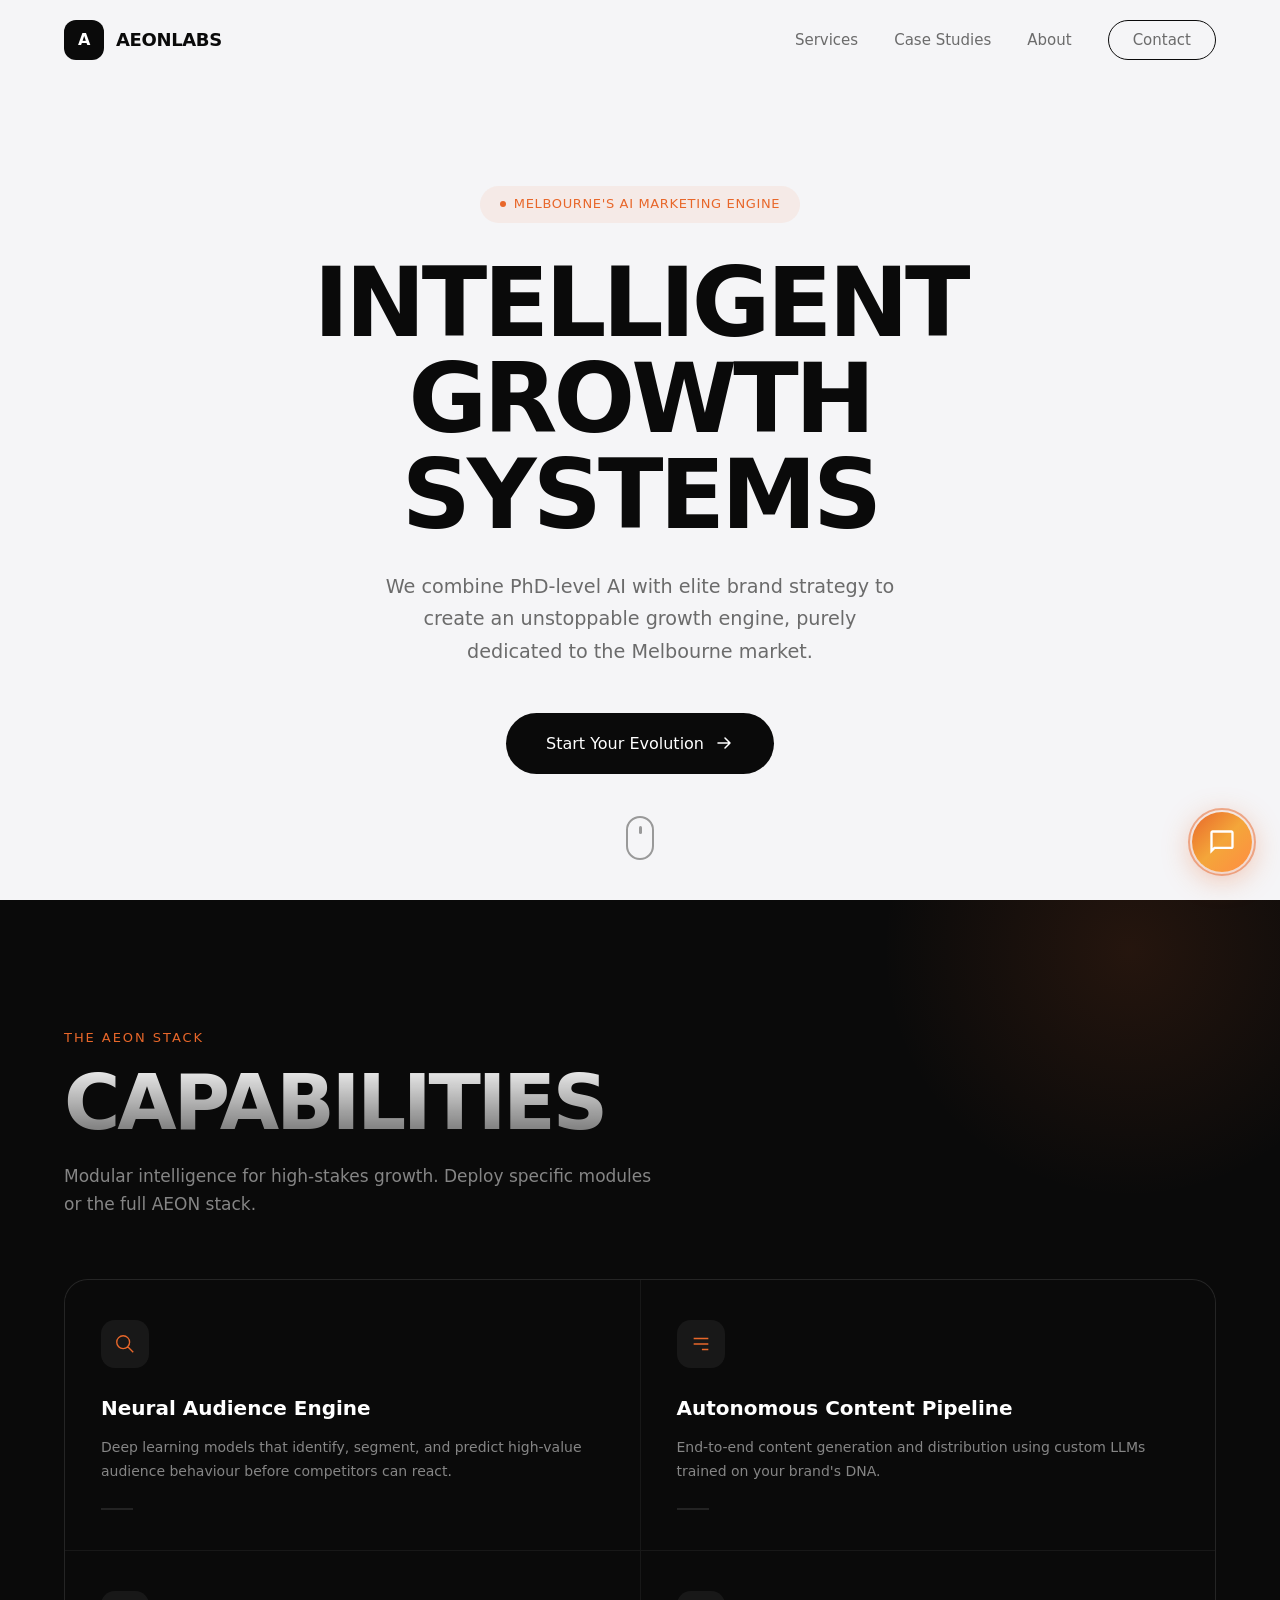
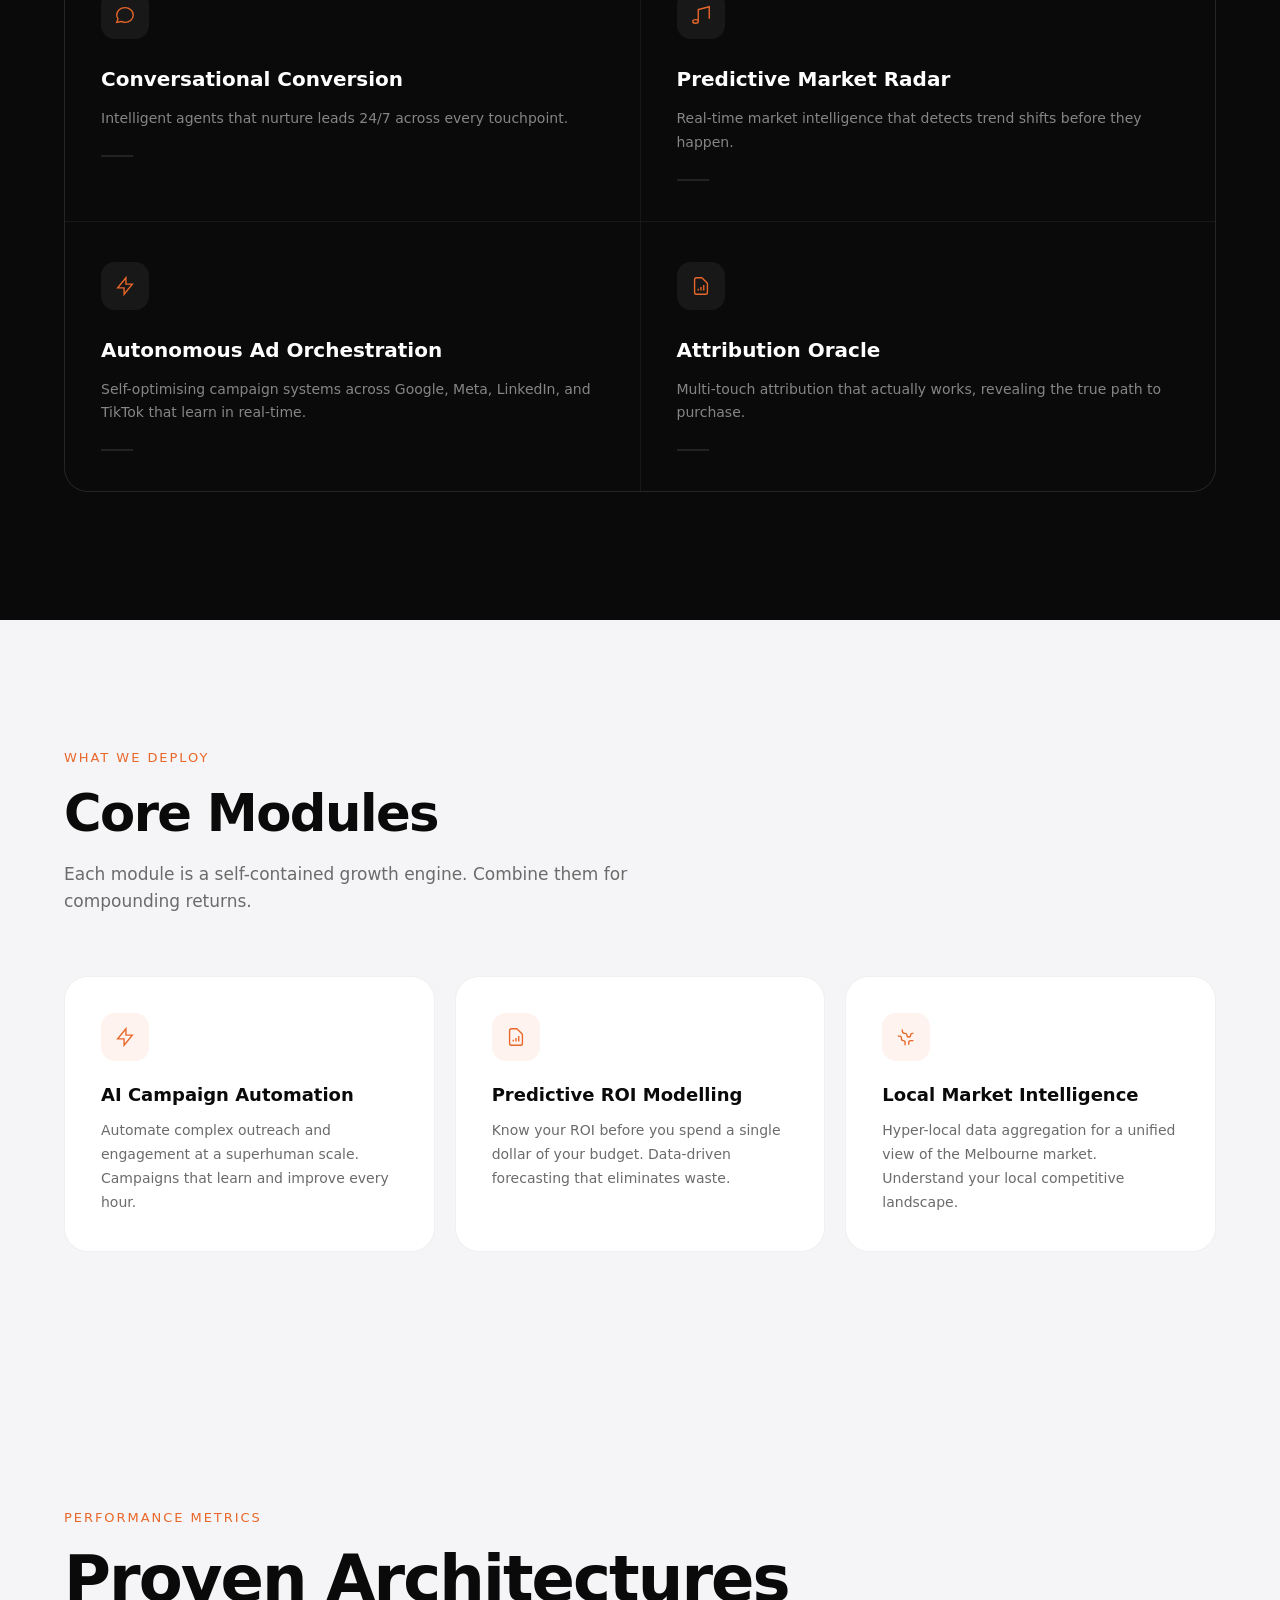
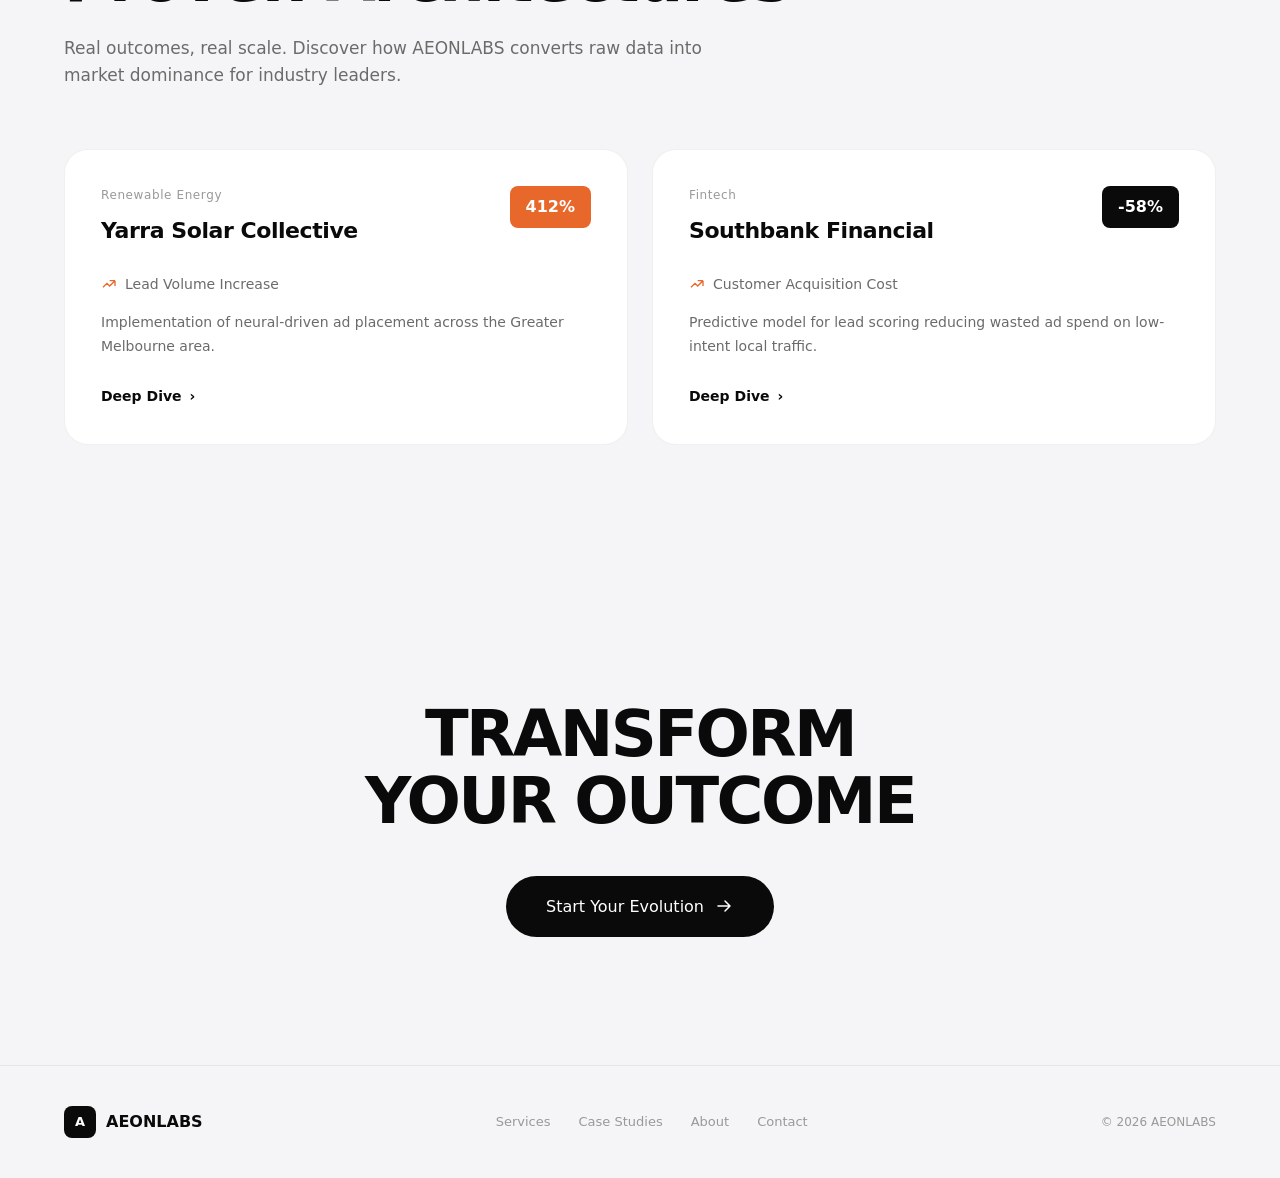
<file: index.html>
<!DOCTYPE html>
<html lang="en">
<head>
    <meta charset="UTF-8">
    <meta name="viewport" content="width=device-width, initial-scale=1.0">
    <title>AEONLABS — AI-Powered Marketing Intelligence</title>
    <meta name="description" content="AEONLABS combines PhD-level AI with elite brand strategy to create unstoppable growth engines for Melbourne businesses.">
    <link rel="preconnect" href="https://fonts.googleapis.com">
    <link rel="preconnect" href="https://fonts.gstatic.com" crossorigin>
    <link href="https://fonts.googleapis.com/css2?family=Inter:wght@300;400;500;600;700;800&display=swap" rel="stylesheet">
    <link rel="stylesheet" href="style.css">
</head>
<body>
    <!-- Navbar -->
    <nav class="nav" id="navbar">
        <div class="nav-inner">
            <a href="index.html" class="nav-logo">
                <div class="nav-logo-icon">A</div>
                <span>AEONLABS</span>
            </a>
            <ul class="nav-links" id="nav-links">
                <li><a href="services.html">Services</a></li>
                <li><a href="case-studies.html">Case Studies</a></li>
                <li><a href="about.html">About</a></li>
                <li><a href="contact.html" class="nav-cta-link">Contact</a></li>
            </ul>
            <button class="nav-toggle" id="nav-toggle" aria-label="Toggle menu">
                <span></span><span></span>
            </button>
        </div>
    </nav>

    <!-- Hero -->
    <section class="hero" id="hero">
        <div class="spline-container spline-hero-bg" id="hero-3d">
            <div class="spline-fallback" style="background:transparent;"></div>
        </div>
        <div style="position:relative;z-index:1;">
            <div class="hero-badge" data-animate="fade-up">
                <span class="hero-badge-dot"></span>
                Melbourne's AI Marketing Engine
            </div>
            <h1 class="hero-title" data-animate="fade-up">
                INTELLIGENT<br>GROWTH SYSTEMS
            </h1>
            <p class="hero-sub" data-animate="fade-up">
                We combine PhD-level AI with elite brand strategy to create an unstoppable growth engine, purely dedicated to the Melbourne market.
            </p>
            <a href="contact.html" class="hero-cta" data-animate="fade-up">
                <span>Start Your Evolution</span>
                <svg width="20" height="20" viewBox="0 0 20 20" fill="none"><path d="M4 10H16M16 10L11 5M16 10L11 15" stroke="currentColor" stroke-width="1.5" stroke-linecap="round" stroke-linejoin="round"/></svg>
            </a>
        </div>
        <div class="hero-scroll">
            <div class="hero-scroll-icon"><div class="hero-scroll-dot"></div></div>
        </div>
    </section>

    <!-- Capabilities (Dark Section) -->
    <section class="capabilities" id="capabilities">
        <div class="container">
            <p class="cap-label" data-animate="fade-up">THE AEON STACK</p>
            <h2 class="cap-title" data-animate="fade-up">CAPABILITIES</h2>
            <p class="cap-sub" data-animate="fade-up">
                Modular intelligence for high-stakes growth. Deploy specific modules or the full AEON stack.
            </p>
            <div class="cap-grid" data-animate="fade-up">
                <div class="cap-card">
                    <div class="cap-icon">
                        <svg viewBox="0 0 24 24"><path d="M21 21l-6-6m2-5a7 7 0 11-14 0 7 7 0 0114 0z"/></svg>
                    </div>
                    <h3>Neural Audience Engine</h3>
                    <p>Deep learning models that identify, segment, and predict high-value audience behaviour before competitors can react.</p>
                    <div class="cap-card-line"></div>
                </div>
                <div class="cap-card">
                    <div class="cap-icon">
                        <svg viewBox="0 0 24 24"><path d="M4 6h16M4 12h16m-7 6h7"/></svg>
                    </div>
                    <h3>Autonomous Content Pipeline</h3>
                    <p>End-to-end content generation and distribution using custom LLMs trained on your brand's DNA.</p>
                    <div class="cap-card-line"></div>
                </div>
                <div class="cap-card">
                    <div class="cap-icon">
                        <svg viewBox="0 0 24 24"><path d="M8 12h.01M12 12h.01M16 12h.01M21 12c0 4.418-4.03 8-9 8a9.863 9.863 0 01-4.255-.949L3 20l1.395-3.72C3.512 15.042 3 13.574 3 12c0-4.418 4.03-8 9-8s9 3.582 9 8z"/></svg>
                    </div>
                    <h3>Conversational Conversion</h3>
                    <p>Intelligent agents that nurture leads 24/7 across every touchpoint.</p>
                    <div class="cap-card-line"></div>
                </div>
                <div class="cap-card">
                    <div class="cap-icon">
                        <svg viewBox="0 0 24 24"><path d="M9 19V6l12-3v13M9 19c0 1.105-1.343 2-3 2s-3-.895-3-2 1.343-2 3-2 3 .895 3 2z"/></svg>
                    </div>
                    <h3>Predictive Market Radar</h3>
                    <p>Real-time market intelligence that detects trend shifts before they happen.</p>
                    <div class="cap-card-line"></div>
                </div>
                <div class="cap-card">
                    <div class="cap-icon">
                        <svg viewBox="0 0 24 24"><path d="M13 10V3L4 14h7v7l9-11h-7z"/></svg>
                    </div>
                    <h3>Autonomous Ad Orchestration</h3>
                    <p>Self-optimising campaign systems across Google, Meta, LinkedIn, and TikTok that learn in real-time.</p>
                    <div class="cap-card-line"></div>
                </div>
                <div class="cap-card">
                    <div class="cap-icon">
                        <svg viewBox="0 0 24 24"><path d="M9 17v-2m3 2v-4m3 4v-6m2 10H7a2 2 0 01-2-2V5a2 2 0 012-2h5.586a1 1 0 01.707.293l5.414 5.414a1 1 0 01.293.707V19a2 2 0 01-2 2z"/></svg>
                    </div>
                    <h3>Attribution Oracle</h3>
                    <p>Multi-touch attribution that actually works, revealing the true path to purchase.</p>
                    <div class="cap-card-line"></div>
                </div>
            </div>
        </div>
    </section>

    <!-- Services Preview -->
    <section class="services" id="services-preview">
        <div class="container">
            <p class="services-label" data-animate="fade-up">WHAT WE DEPLOY</p>
            <h2 class="services-title" data-animate="fade-up">Core Modules</h2>
            <p class="services-sub" data-animate="fade-up">
                Each module is a self-contained growth engine. Combine them for compounding returns.
            </p>
            <div class="services-grid">
                <div class="service-card" data-animate="fade-up">
                    <div class="service-icon">
                        <svg viewBox="0 0 24 24"><path d="M13 10V3L4 14h7v7l9-11h-7z"/></svg>
                    </div>
                    <h3>AI Campaign Automation</h3>
                    <p>Automate complex outreach and engagement at a superhuman scale. Campaigns that learn and improve every hour.</p>
                </div>
                <div class="service-card" data-animate="fade-up">
                    <div class="service-icon">
                        <svg viewBox="0 0 24 24"><path d="M9 17v-2m3 2v-4m3 4v-6m2 10H7a2 2 0 01-2-2V5a2 2 0 012-2h5.586a1 1 0 01.707.293l5.414 5.414a1 1 0 01.293.707V19a2 2 0 01-2 2z"/></svg>
                    </div>
                    <h3>Predictive ROI Modelling</h3>
                    <p>Know your ROI before you spend a single dollar of your budget. Data-driven forecasting that eliminates waste.</p>
                </div>
                <div class="service-card" data-animate="fade-up">
                    <div class="service-icon">
                        <svg viewBox="0 0 24 24"><path d="M3.055 11H5a2 2 0 012 2v1a2 2 0 002 2 2 2 0 012 2v2.945M8 3.935V5.5A2.5 2.5 0 0010.5 8h.5a2 2 0 012 2 2 2 0 104 0 2 2 0 012-2h1.064M15 20.488V18a2 2 0 012-2h3.064"/></svg>
                    </div>
                    <h3>Local Market Intelligence</h3>
                    <p>Hyper-local data aggregation for a unified view of the Melbourne market. Understand your local competitive landscape.</p>
                </div>
            </div>
        </div>
    </section>

    <!-- Case Studies Preview -->
    <section class="case-studies" id="results-preview">
        <div class="container">
            <p class="cs-label" data-animate="fade-up">PERFORMANCE METRICS</p>
            <h2 class="cs-title" data-animate="fade-up">Proven Architectures</h2>
            <p class="cs-sub" data-animate="fade-up">
                Real outcomes, real scale. Discover how AEONLABS converts raw data into market dominance for industry leaders.
            </p>
            <div class="cs-grid" data-animate="fade-up">
                <div class="cs-card">
                    <div class="cs-card-header">
                        <div>
                            <p class="cs-card-industry">Renewable Energy</p>
                            <h3 class="cs-card-name">Yarra Solar Collective</h3>
                        </div>
                        <span class="cs-card-stat positive">412%</span>
                    </div>
                    <div class="cs-card-metric">
                        <svg viewBox="0 0 24 24"><path d="M13 7h8m0 0v8m0-8l-8 8-4-4-6 6"/></svg>
                        Lead Volume Increase
                    </div>
                    <p class="cs-card-desc">Implementation of neural-driven ad placement across the Greater Melbourne area.</p>
                    <a href="case-studies.html" class="cs-card-link">Deep Dive <span>›</span></a>
                </div>
                <div class="cs-card">
                    <div class="cs-card-header">
                        <div>
                            <p class="cs-card-industry">Fintech</p>
                            <h3 class="cs-card-name">Southbank Financial</h3>
                        </div>
                        <span class="cs-card-stat negative">-58%</span>
                    </div>
                    <div class="cs-card-metric">
                        <svg viewBox="0 0 24 24"><path d="M13 7h8m0 0v8m0-8l-8 8-4-4-6 6"/></svg>
                        Customer Acquisition Cost
                    </div>
                    <p class="cs-card-desc">Predictive model for lead scoring reducing wasted ad spend on low-intent local traffic.</p>
                    <a href="case-studies.html" class="cs-card-link">Deep Dive <span>›</span></a>
                </div>
            </div>
        </div>
    </section>

    <!-- CTA -->
    <section class="cta-section" id="cta">
        <div class="container">
            <h2 class="cta-title" data-animate="fade-up">TRANSFORM<br>YOUR OUTCOME</h2>
            <a href="contact.html" class="cta-btn" data-animate="fade-up">
                <span>Start Your Evolution</span>
                <svg width="20" height="20" viewBox="0 0 20 20" fill="none"><path d="M4 10H16M16 10L11 5M16 10L11 15" stroke="currentColor" stroke-width="1.5" stroke-linecap="round" stroke-linejoin="round"/></svg>
            </a>
        </div>
    </section>

    <!-- Footer -->
    <footer class="footer">
        <div class="container">
            <div class="footer-inner">
                <div class="footer-logo">
                    <div class="nav-logo-icon" style="width:32px;height:32px;border-radius:8px;font-size:13px;">A</div>
                    <span>AEONLABS</span>
                </div>
                <div class="footer-links">
                    <a href="services.html">Services</a>
                    <a href="case-studies.html">Case Studies</a>
                    <a href="about.html">About</a>
                    <a href="contact.html">Contact</a>
                </div>
                <p class="footer-copy">&copy; 2026 AEONLABS</p>
            </div>
        </div>
    </footer>

    <script src="script.js"></script>
    <script src="spline-loader.js"></script>
    <script src="chatbot.js"></script>
</body>
</html>
</file>
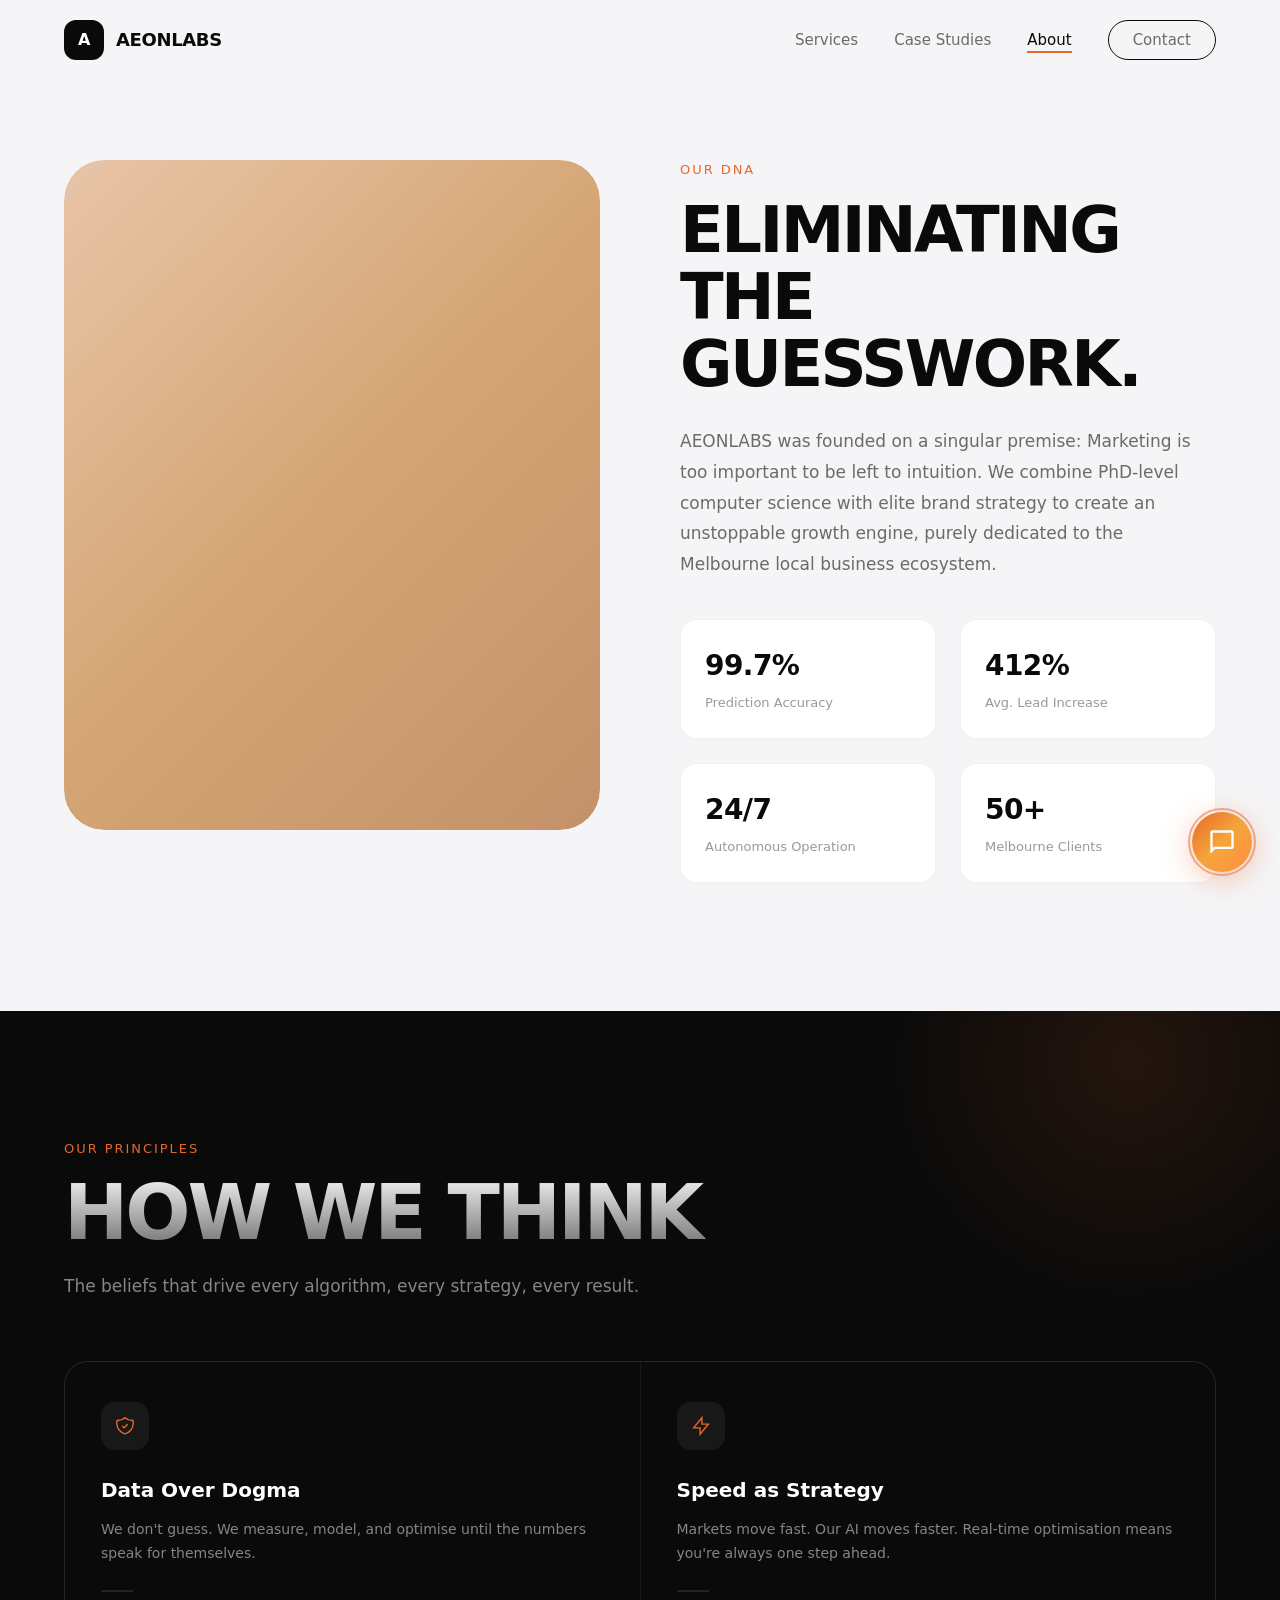
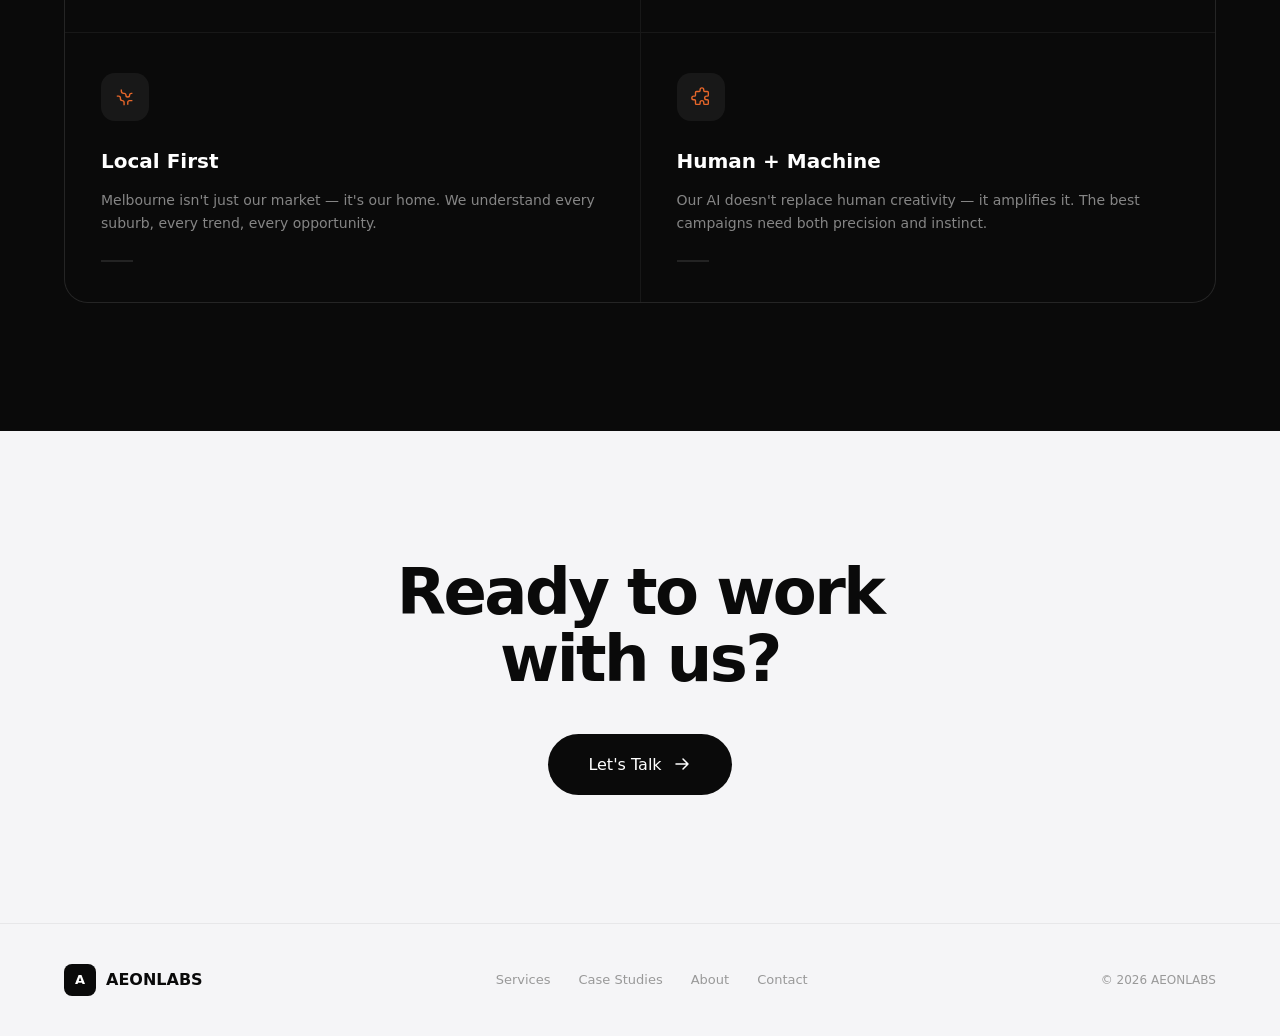
<file: about.html>
<!DOCTYPE html>
<html lang="en">
<head>
    <meta charset="UTF-8">
    <meta name="viewport" content="width=device-width, initial-scale=1.0">
    <title>About — AEONLABS | AI Marketing Agency Melbourne</title>
    <meta name="description" content="AEONLABS was founded on a singular premise: Marketing is too important to be left to intuition.">
    <link rel="preconnect" href="https://fonts.googleapis.com">
    <link rel="preconnect" href="https://fonts.gstatic.com" crossorigin>
    <link href="https://fonts.googleapis.com/css2?family=Inter:wght@300;400;500;600;700;800&display=swap" rel="stylesheet">
    <link rel="stylesheet" href="style.css">
</head>
<body>
    <nav class="nav scrolled" id="navbar">
        <div class="nav-inner">
            <a href="index.html" class="nav-logo"><div class="nav-logo-icon">A</div><span>AEONLABS</span></a>
            <ul class="nav-links" id="nav-links">
                <li><a href="services.html">Services</a></li>
                <li><a href="case-studies.html">Case Studies</a></li>
                <li><a href="about.html" class="active">About</a></li>
                <li><a href="contact.html" class="nav-cta-link">Contact</a></li>
            </ul>
            <button class="nav-toggle" id="nav-toggle" aria-label="Toggle menu"><span></span><span></span></button>
        </div>
    </nav>

    <section class="about-hero">
        <div class="container">
            <div class="about-grid">
                <div class="about-image-wrap" data-animate="fade-up">
                    <!-- Spline 3D container for About page visual -->
                    <div class="spline-container" id="about-hero-3d" style="width:100%;height:100%;">
                        <div class="spline-fallback"></div>
                    </div>
                </div>
                <div>
                    <p class="about-label" data-animate="fade-up">OUR DNA</p>
                    <h1 class="about-title" data-animate="fade-up">ELIMINATING<br>THE GUESSWORK.</h1>
                    <p class="about-text" data-animate="fade-up">
                        AEONLABS was founded on a singular premise: Marketing is too important to be left to intuition. We combine PhD-level computer science with elite brand strategy to create an unstoppable growth engine, purely dedicated to the Melbourne local business ecosystem.
                    </p>
                    <div class="about-stats" data-animate="fade-up">
                        <div class="about-stat-card">
                            <p class="about-stat-num">99.7%</p>
                            <p class="about-stat-label">Prediction Accuracy</p>
                        </div>
                        <div class="about-stat-card">
                            <p class="about-stat-num">412%</p>
                            <p class="about-stat-label">Avg. Lead Increase</p>
                        </div>
                        <div class="about-stat-card">
                            <p class="about-stat-num">24/7</p>
                            <p class="about-stat-label">Autonomous Operation</p>
                        </div>
                        <div class="about-stat-card">
                            <p class="about-stat-num">50+</p>
                            <p class="about-stat-label">Melbourne Clients</p>
                        </div>
                    </div>
                </div>
            </div>
        </div>
    </section>

    <!-- Values Dark Section -->
    <section class="capabilities">
        <div class="container">
            <p class="cap-label" data-animate="fade-up">OUR PRINCIPLES</p>
            <h2 class="cap-title" data-animate="fade-up">HOW WE THINK</h2>
            <p class="cap-sub" data-animate="fade-up">The beliefs that drive every algorithm, every strategy, every result.</p>
            <div class="cap-grid" data-animate="fade-up">
                <div class="cap-card">
                    <div class="cap-icon"><svg viewBox="0 0 24 24"><path d="M9 12l2 2 4-4m5.618-4.016A11.955 11.955 0 0112 2.944a11.955 11.955 0 01-8.618 3.04A12.02 12.02 0 003 9c0 5.591 3.824 10.29 9 11.622 5.176-1.332 9-6.03 9-11.622 0-1.042-.133-2.052-.382-3.016z"/></svg></div>
                    <h3>Data Over Dogma</h3>
                    <p>We don't guess. We measure, model, and optimise until the numbers speak for themselves.</p>
                    <div class="cap-card-line"></div>
                </div>
                <div class="cap-card">
                    <div class="cap-icon"><svg viewBox="0 0 24 24"><path d="M13 10V3L4 14h7v7l9-11h-7z"/></svg></div>
                    <h3>Speed as Strategy</h3>
                    <p>Markets move fast. Our AI moves faster. Real-time optimisation means you're always one step ahead.</p>
                    <div class="cap-card-line"></div>
                </div>
                <div class="cap-card">
                    <div class="cap-icon"><svg viewBox="0 0 24 24"><path d="M3.055 11H5a2 2 0 012 2v1a2 2 0 002 2 2 2 0 012 2v2.945M8 3.935V5.5A2.5 2.5 0 0010.5 8h.5a2 2 0 012 2 2 2 0 104 0 2 2 0 012-2h1.064M15 20.488V18a2 2 0 012-2h3.064"/></svg></div>
                    <h3>Local First</h3>
                    <p>Melbourne isn't just our market — it's our home. We understand every suburb, every trend, every opportunity.</p>
                    <div class="cap-card-line"></div>
                </div>
                <div class="cap-card">
                    <div class="cap-icon"><svg viewBox="0 0 24 24"><path d="M11 4a2 2 0 114 0v1a1 1 0 001 1h3a1 1 0 011 1v3a1 1 0 01-1 1h-1a2 2 0 100 4h1a1 1 0 011 1v3a1 1 0 01-1 1h-3a1 1 0 01-1-1v-1a2 2 0 10-4 0v1a1 1 0 01-1 1H7a1 1 0 01-1-1v-3a1 1 0 00-1-1H4a2 2 0 110-4h1a1 1 0 001-1V7a1 1 0 011-1h3a1 1 0 001-1V4z"/></svg></div>
                    <h3>Human + Machine</h3>
                    <p>Our AI doesn't replace human creativity — it amplifies it. The best campaigns need both precision and instinct.</p>
                    <div class="cap-card-line"></div>
                </div>
            </div>
        </div>
    </section>

    <section class="cta-section">
        <div class="container">
            <h2 class="cta-title" data-animate="fade-up">Ready to work<br>with us?</h2>
            <a href="contact.html" class="cta-btn" data-animate="fade-up"><span>Let's Talk</span>
                <svg width="20" height="20" viewBox="0 0 20 20" fill="none"><path d="M4 10H16M16 10L11 5M16 10L11 15" stroke="currentColor" stroke-width="1.5" stroke-linecap="round" stroke-linejoin="round"/></svg>
            </a>
        </div>
    </section>

    <footer class="footer">
        <div class="container">
            <div class="footer-inner">
                <div class="footer-logo"><div class="nav-logo-icon" style="width:32px;height:32px;border-radius:8px;font-size:13px;">A</div><span>AEONLABS</span></div>
                <div class="footer-links"><a href="services.html">Services</a><a href="case-studies.html">Case Studies</a><a href="about.html">About</a><a href="contact.html">Contact</a></div>
                <p class="footer-copy">&copy; 2026 AEONLABS</p>
            </div>
        </div>
    </footer>
    <script src="script.js"></script><script src="spline-loader.js"></script><script src="chatbot.js"></script>
</body>
</html>
</file>
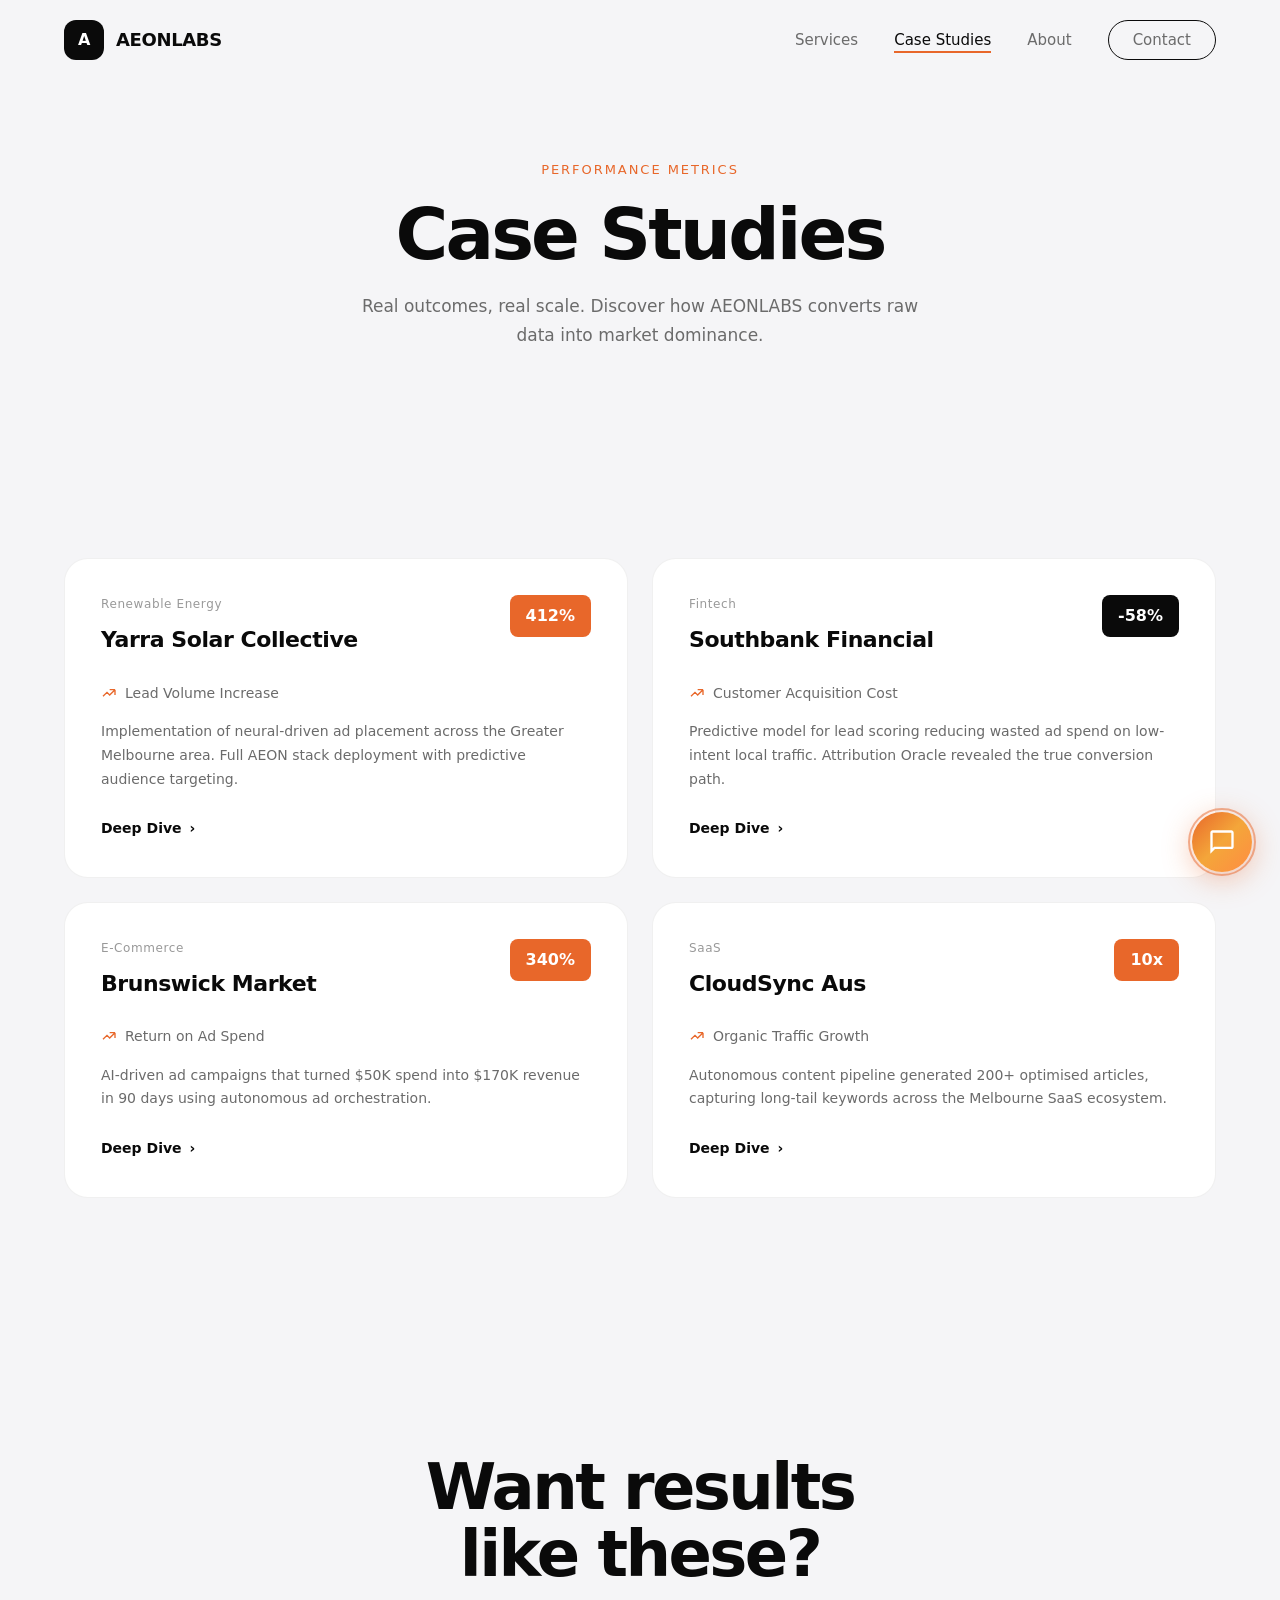
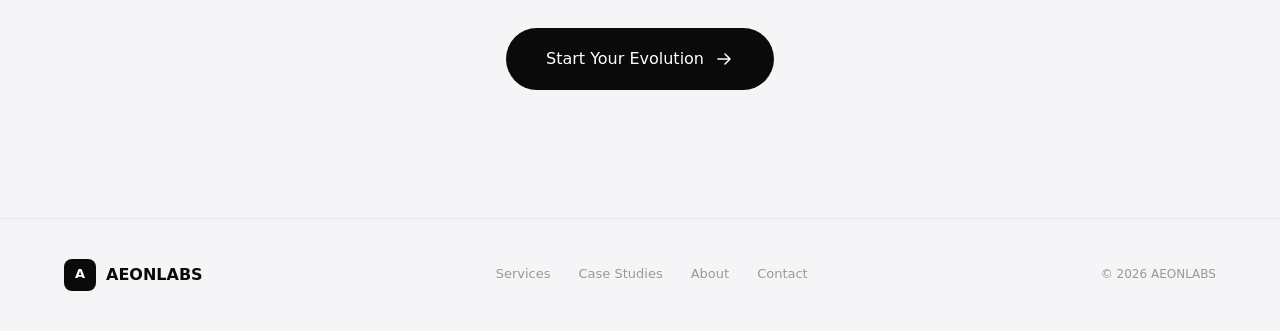
<file: case-studies.html>
<!DOCTYPE html>
<html lang="en">
<head>
    <meta charset="UTF-8">
    <meta name="viewport" content="width=device-width, initial-scale=1.0">
    <title>Case Studies — AEONLABS | Proven Results</title>
    <meta name="description" content="See real results from AEONLABS clients. 412% lead volume increase, 58% cost reduction, and more.">
    <link rel="preconnect" href="https://fonts.googleapis.com">
    <link rel="preconnect" href="https://fonts.gstatic.com" crossorigin>
    <link href="https://fonts.googleapis.com/css2?family=Inter:wght@300;400;500;600;700;800&display=swap" rel="stylesheet">
    <link rel="stylesheet" href="style.css">
</head>
<body>
    <nav class="nav scrolled" id="navbar">
        <div class="nav-inner">
            <a href="index.html" class="nav-logo"><div class="nav-logo-icon">A</div><span>AEONLABS</span></a>
            <ul class="nav-links" id="nav-links">
                <li><a href="services.html">Services</a></li>
                <li><a href="case-studies.html" class="active">Case Studies</a></li>
                <li><a href="about.html">About</a></li>
                <li><a href="contact.html" class="nav-cta-link">Contact</a></li>
            </ul>
            <button class="nav-toggle" id="nav-toggle" aria-label="Toggle menu"><span></span><span></span></button>
        </div>
    </nav>

    <section class="page-hero">
        <div class="container">
            <p class="page-hero-label" data-animate="fade-up">PERFORMANCE METRICS</p>
            <h1 class="page-hero-title" data-animate="fade-up">Case Studies</h1>
            <p class="page-hero-sub" data-animate="fade-up">Real outcomes, real scale. Discover how AEONLABS converts raw data into market dominance.</p>
        </div>
    </section>

    <section class="case-studies">
        <div class="container">
            <div class="cs-grid" data-animate="fade-up">
                <div class="cs-card">
                    <div class="cs-card-header">
                        <div><p class="cs-card-industry">Renewable Energy</p><h3 class="cs-card-name">Yarra Solar Collective</h3></div>
                        <span class="cs-card-stat positive">412%</span>
                    </div>
                    <div class="cs-card-metric"><svg viewBox="0 0 24 24"><path d="M13 7h8m0 0v8m0-8l-8 8-4-4-6 6"/></svg> Lead Volume Increase</div>
                    <p class="cs-card-desc">Implementation of neural-driven ad placement across the Greater Melbourne area. Full AEON stack deployment with predictive audience targeting.</p>
                    <a href="#" class="cs-card-link">Deep Dive <span>›</span></a>
                </div>
                <div class="cs-card">
                    <div class="cs-card-header">
                        <div><p class="cs-card-industry">Fintech</p><h3 class="cs-card-name">Southbank Financial</h3></div>
                        <span class="cs-card-stat negative">-58%</span>
                    </div>
                    <div class="cs-card-metric"><svg viewBox="0 0 24 24"><path d="M13 7h8m0 0v8m0-8l-8 8-4-4-6 6"/></svg> Customer Acquisition Cost</div>
                    <p class="cs-card-desc">Predictive model for lead scoring reducing wasted ad spend on low-intent local traffic. Attribution Oracle revealed the true conversion path.</p>
                    <a href="#" class="cs-card-link">Deep Dive <span>›</span></a>
                </div>
                <div class="cs-card">
                    <div class="cs-card-header">
                        <div><p class="cs-card-industry">E-Commerce</p><h3 class="cs-card-name">Brunswick Market</h3></div>
                        <span class="cs-card-stat positive">340%</span>
                    </div>
                    <div class="cs-card-metric"><svg viewBox="0 0 24 24"><path d="M13 7h8m0 0v8m0-8l-8 8-4-4-6 6"/></svg> Return on Ad Spend</div>
                    <p class="cs-card-desc">AI-driven ad campaigns that turned $50K spend into $170K revenue in 90 days using autonomous ad orchestration.</p>
                    <a href="#" class="cs-card-link">Deep Dive <span>›</span></a>
                </div>
                <div class="cs-card">
                    <div class="cs-card-header">
                        <div><p class="cs-card-industry">SaaS</p><h3 class="cs-card-name">CloudSync Aus</h3></div>
                        <span class="cs-card-stat positive">10x</span>
                    </div>
                    <div class="cs-card-metric"><svg viewBox="0 0 24 24"><path d="M13 7h8m0 0v8m0-8l-8 8-4-4-6 6"/></svg> Organic Traffic Growth</div>
                    <p class="cs-card-desc">Autonomous content pipeline generated 200+ optimised articles, capturing long-tail keywords across the Melbourne SaaS ecosystem.</p>
                    <a href="#" class="cs-card-link">Deep Dive <span>›</span></a>
                </div>
            </div>
        </div>
    </section>

    <section class="cta-section">
        <div class="container">
            <h2 class="cta-title" data-animate="fade-up">Want results<br>like these?</h2>
            <a href="contact.html" class="cta-btn" data-animate="fade-up">
                <span>Start Your Evolution</span>
                <svg width="20" height="20" viewBox="0 0 20 20" fill="none"><path d="M4 10H16M16 10L11 5M16 10L11 15" stroke="currentColor" stroke-width="1.5" stroke-linecap="round" stroke-linejoin="round"/></svg>
            </a>
        </div>
    </section>

    <footer class="footer">
        <div class="container">
            <div class="footer-inner">
                <div class="footer-logo"><div class="nav-logo-icon" style="width:32px;height:32px;border-radius:8px;font-size:13px;">A</div><span>AEONLABS</span></div>
                <div class="footer-links"><a href="services.html">Services</a><a href="case-studies.html">Case Studies</a><a href="about.html">About</a><a href="contact.html">Contact</a></div>
                <p class="footer-copy">&copy; 2026 AEONLABS</p>
            </div>
        </div>
    </footer>
    <script src="script.js"></script><script src="spline-loader.js"></script><script src="chatbot.js"></script>
</body>
</html>
</file>
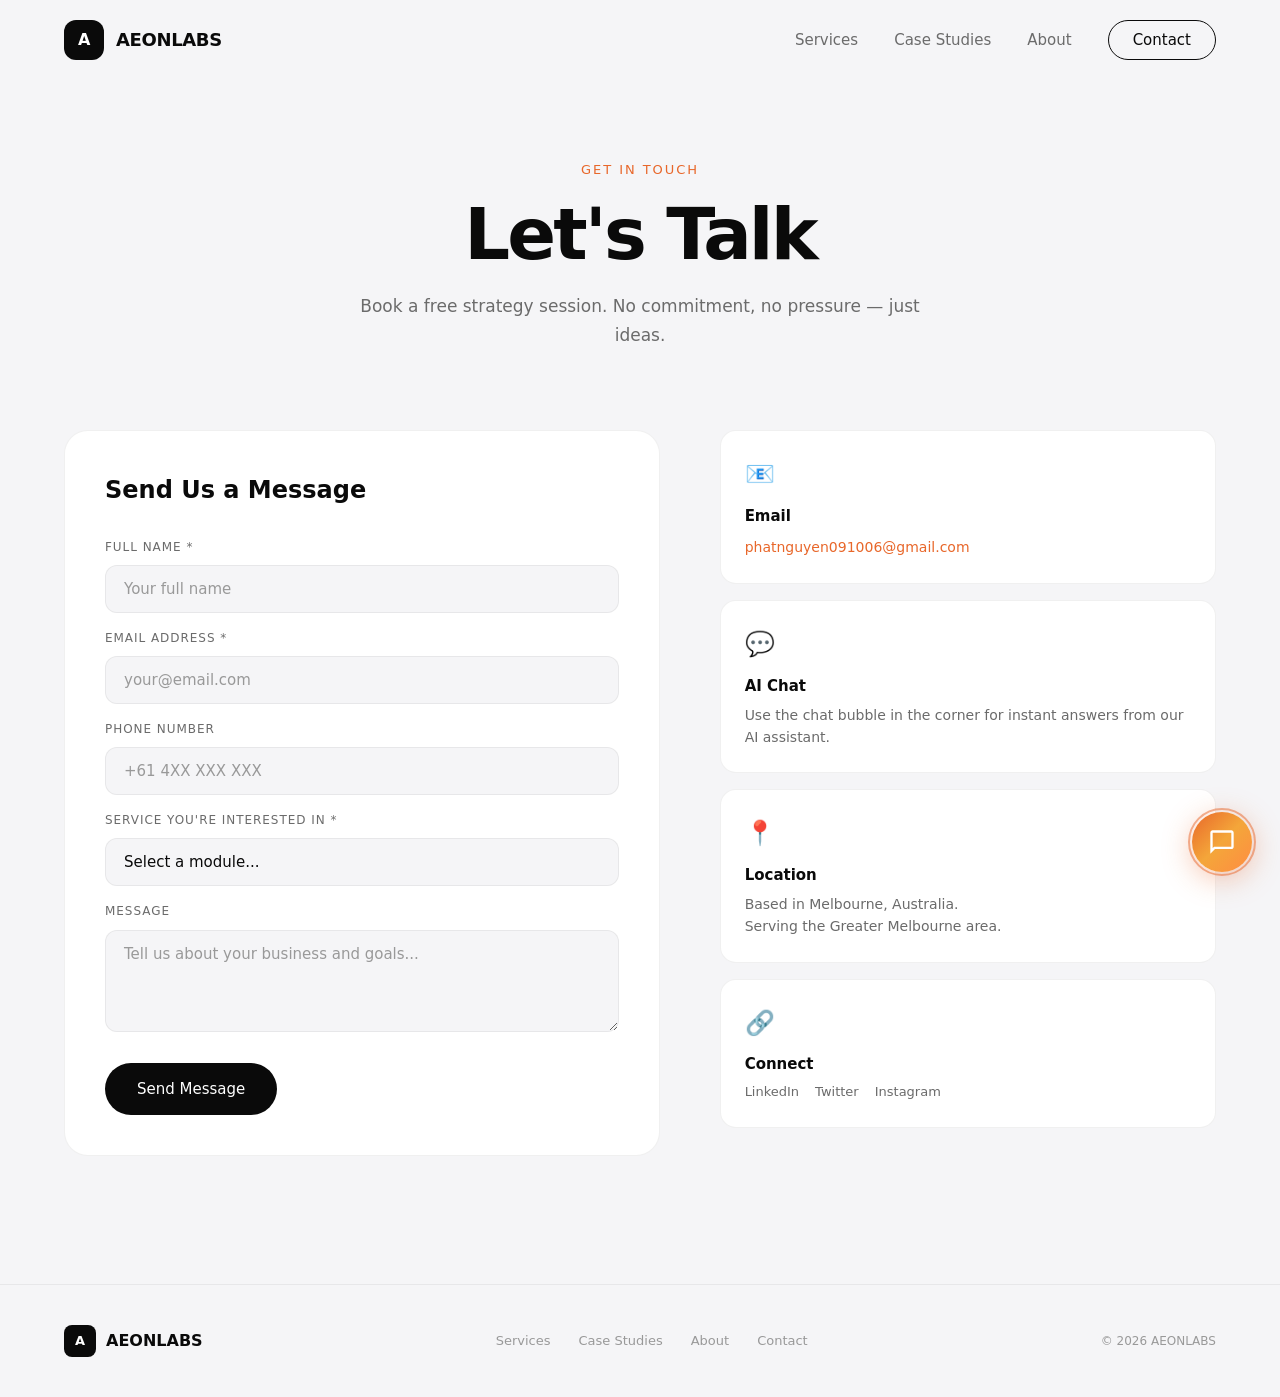
<file: contact.html>
<!DOCTYPE html>
<html lang="en">
<head>
    <meta charset="UTF-8">
    <meta name="viewport" content="width=device-width, initial-scale=1.0">
    <title>Contact — AEONLABS | Book a Strategy Call</title>
    <meta name="description" content="Get in touch with AEONLABS. Book a free AI marketing strategy session for your Melbourne business.">
    <link rel="preconnect" href="https://fonts.googleapis.com">
    <link rel="preconnect" href="https://fonts.gstatic.com" crossorigin>
    <link href="https://fonts.googleapis.com/css2?family=Inter:wght@300;400;500;600;700;800&display=swap" rel="stylesheet">
    <link rel="stylesheet" href="style.css">
</head>
<body>
    <nav class="nav scrolled" id="navbar">
        <div class="nav-inner">
            <a href="index.html" class="nav-logo"><div class="nav-logo-icon">A</div><span>AEONLABS</span></a>
            <ul class="nav-links" id="nav-links">
                <li><a href="services.html">Services</a></li>
                <li><a href="case-studies.html">Case Studies</a></li>
                <li><a href="about.html">About</a></li>
                <li><a href="contact.html" class="nav-cta-link active">Contact</a></li>
            </ul>
            <button class="nav-toggle" id="nav-toggle" aria-label="Toggle menu"><span></span><span></span></button>
        </div>
    </nav>

    <section class="page-hero">
        <div class="container">
            <p class="page-hero-label" data-animate="fade-up">GET IN TOUCH</p>
            <h1 class="page-hero-title" data-animate="fade-up">Let's Talk</h1>
            <p class="page-hero-sub" data-animate="fade-up">Book a free strategy session. No commitment, no pressure — just ideas.</p>
        </div>
    </section>

    <section class="contact-section">
        <div class="container">
            <div class="contact-grid">
                <div class="contact-form" data-animate="fade-up">
                    <h2>Send Us a Message</h2>
                    <div class="native-form-container">
                        <form id="contact-form" novalidate>
                            <div class="form-group">
                                <label for="c-name">Full Name *</label>
                                <input type="text" id="c-name" name="name" placeholder="Your full name" required>
                            </div>
                            <div class="form-group">
                                <label for="c-email">Email Address *</label>
                                <input type="email" id="c-email" name="email" placeholder="your@email.com" required>
                            </div>
                            <div class="form-group">
                                <label for="c-phone">Phone Number</label>
                                <input type="tel" id="c-phone" name="phone" placeholder="+61 4XX XXX XXX">
                            </div>
                            <div class="form-group">
                                <label for="c-service">Service You're Interested In *</label>
                                <select id="c-service" name="service" required>
                                    <option value="" disabled selected>Select a module...</option>
                                    <option value="Neural Audience Engine">Neural Audience Engine</option>
                                    <option value="Autonomous Content Pipeline">Autonomous Content Pipeline</option>
                                    <option value="Conversational Conversion">Conversational Conversion</option>
                                    <option value="Predictive Market Radar">Predictive Market Radar</option>
                                    <option value="Autonomous Ad Orchestration">Autonomous Ad Orchestration</option>
                                    <option value="Attribution Oracle">Attribution Oracle</option>
                                    <option value="Full AEON Stack">Full AEON Stack</option>
                                    <option value="Not sure — need advice">Not sure — need advice</option>
                                </select>
                            </div>
                            <div class="form-group">
                                <label for="c-message">Message</label>
                                <textarea id="c-message" name="message" rows="4" placeholder="Tell us about your business and goals..."></textarea>
                            </div>
                            <button type="submit" class="form-submit" id="contact-submit"><span>Send Message</span></button>
                        </form>
                        <div class="form-error" id="form-error">
                            Something went wrong. Please try again or email us at
                            <a href="mailto:phatnguyen091006@gmail.com">phatnguyen091006@gmail.com</a>
                        </div>
                        <div id="form-success" style="display:none;text-align:center;padding:40px;">
                            <h3 style="color:var(--orange);margin-bottom:12px;font-size:20px;">Thank you! 🎉</h3>
                            <p style="color:var(--text-secondary);">We've received your enquiry and will be in touch within 24 hours.<br>Check your inbox for a confirmation email.</p>
                        </div>
                    </div>
                </div>
                <div class="contact-info" data-animate="fade-up">
                    <div class="contact-info-card">
                        <div class="contact-info-icon">📧</div>
                        <h3>Email</h3>
                        <a href="mailto:phatnguyen091006@gmail.com">phatnguyen091006@gmail.com</a>
                    </div>
                    <div class="contact-info-card">
                        <div class="contact-info-icon">💬</div>
                        <h3>AI Chat</h3>
                        <p>Use the chat bubble in the corner for instant answers from our AI assistant.</p>
                    </div>
                    <div class="contact-info-card">
                        <div class="contact-info-icon">📍</div>
                        <h3>Location</h3>
                        <p>Based in Melbourne, Australia.<br>Serving the Greater Melbourne area.</p>
                    </div>
                    <div class="contact-info-card">
                        <div class="contact-info-icon">🔗</div>
                        <h3>Connect</h3>
                        <div class="contact-socials">
                            <a href="#">LinkedIn</a>
                            <a href="#">Twitter</a>
                            <a href="#">Instagram</a>
                        </div>
                    </div>
                </div>
            </div>
        </div>
    </section>

    <footer class="footer">
        <div class="container">
            <div class="footer-inner">
                <div class="footer-logo"><div class="nav-logo-icon" style="width:32px;height:32px;border-radius:8px;font-size:13px;">A</div><span>AEONLABS</span></div>
                <div class="footer-links"><a href="services.html">Services</a><a href="case-studies.html">Case Studies</a><a href="about.html">About</a><a href="contact.html">Contact</a></div>
                <p class="footer-copy">&copy; 2026 AEONLABS</p>
            </div>
        </div>
    </footer>
    <script src="script.js"></script><script src="spline-loader.js"></script><script src="chatbot.js"></script>
</body>
</html>
</file>
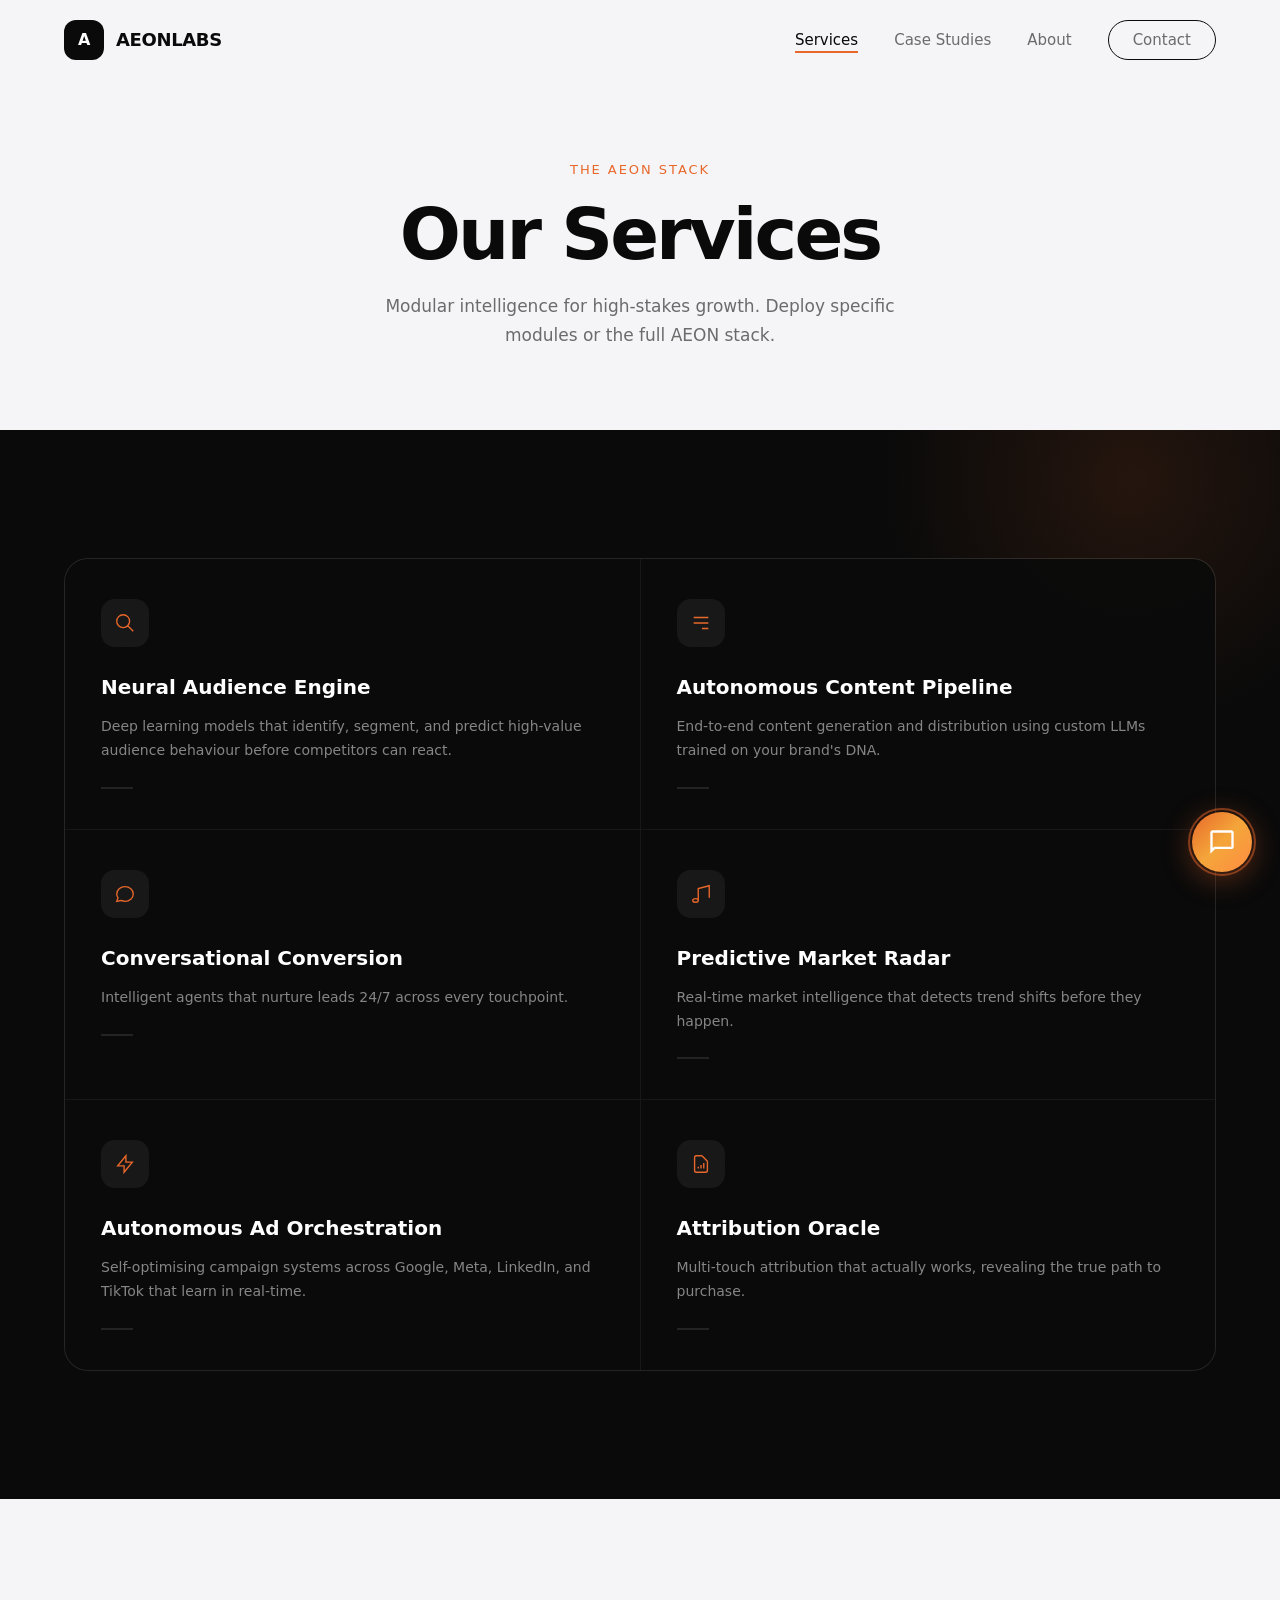
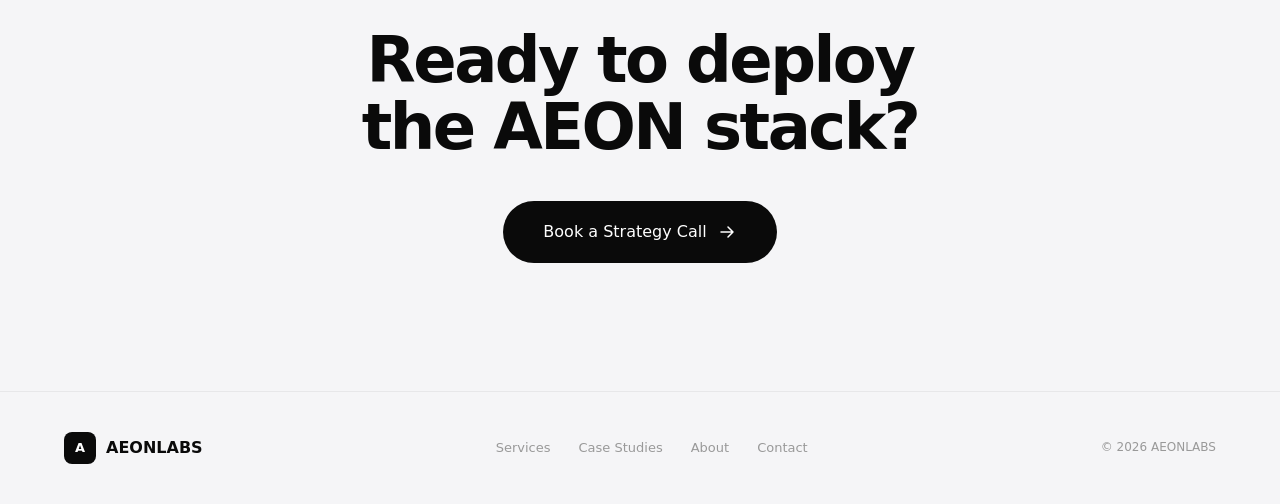
<file: services.html>
<!DOCTYPE html>
<html lang="en">
<head>
    <meta charset="UTF-8">
    <meta name="viewport" content="width=device-width, initial-scale=1.0">
    <title>Services — AEONLABS | AI Marketing Solutions</title>
    <meta name="description" content="Explore AEONLABS' AI-powered marketing modules: Neural Audience Engine, Autonomous Content Pipeline, Conversational Conversion, and more.">
    <link rel="preconnect" href="https://fonts.googleapis.com">
    <link rel="preconnect" href="https://fonts.gstatic.com" crossorigin>
    <link href="https://fonts.googleapis.com/css2?family=Inter:wght@300;400;500;600;700;800&display=swap" rel="stylesheet">
    <link rel="stylesheet" href="style.css">
</head>
<body>
    <nav class="nav scrolled" id="navbar">
        <div class="nav-inner">
            <a href="index.html" class="nav-logo"><div class="nav-logo-icon">A</div><span>AEONLABS</span></a>
            <ul class="nav-links" id="nav-links">
                <li><a href="services.html" class="active">Services</a></li>
                <li><a href="case-studies.html">Case Studies</a></li>
                <li><a href="about.html">About</a></li>
                <li><a href="contact.html" class="nav-cta-link">Contact</a></li>
            </ul>
            <button class="nav-toggle" id="nav-toggle" aria-label="Toggle menu"><span></span><span></span></button>
        </div>
    </nav>

    <section class="page-hero">
        <div class="container">
            <p class="page-hero-label" data-animate="fade-up">THE AEON STACK</p>
            <h1 class="page-hero-title" data-animate="fade-up">Our Services</h1>
            <p class="page-hero-sub" data-animate="fade-up">Modular intelligence for high-stakes growth. Deploy specific modules or the full AEON stack.</p>
        </div>
    </section>

    <section class="capabilities" id="services-all">
        <div class="container">
            <div class="cap-grid" data-animate="fade-up">
                <div class="cap-card">
                    <div class="cap-icon"><svg viewBox="0 0 24 24"><path d="M21 21l-6-6m2-5a7 7 0 11-14 0 7 7 0 0114 0z"/></svg></div>
                    <h3>Neural Audience Engine</h3>
                    <p>Deep learning models that identify, segment, and predict high-value audience behaviour before competitors can react.</p>
                    <div class="cap-card-line"></div>
                </div>
                <div class="cap-card">
                    <div class="cap-icon"><svg viewBox="0 0 24 24"><path d="M4 6h16M4 12h16m-7 6h7"/></svg></div>
                    <h3>Autonomous Content Pipeline</h3>
                    <p>End-to-end content generation and distribution using custom LLMs trained on your brand's DNA.</p>
                    <div class="cap-card-line"></div>
                </div>
                <div class="cap-card">
                    <div class="cap-icon"><svg viewBox="0 0 24 24"><path d="M8 12h.01M12 12h.01M16 12h.01M21 12c0 4.418-4.03 8-9 8a9.863 9.863 0 01-4.255-.949L3 20l1.395-3.72C3.512 15.042 3 13.574 3 12c0-4.418 4.03-8 9-8s9 3.582 9 8z"/></svg></div>
                    <h3>Conversational Conversion</h3>
                    <p>Intelligent agents that nurture leads 24/7 across every touchpoint.</p>
                    <div class="cap-card-line"></div>
                </div>
                <div class="cap-card">
                    <div class="cap-icon"><svg viewBox="0 0 24 24"><path d="M9 19V6l12-3v13M9 19c0 1.105-1.343 2-3 2s-3-.895-3-2 1.343-2 3-2 3 .895 3 2z"/></svg></div>
                    <h3>Predictive Market Radar</h3>
                    <p>Real-time market intelligence that detects trend shifts before they happen.</p>
                    <div class="cap-card-line"></div>
                </div>
                <div class="cap-card">
                    <div class="cap-icon"><svg viewBox="0 0 24 24"><path d="M13 10V3L4 14h7v7l9-11h-7z"/></svg></div>
                    <h3>Autonomous Ad Orchestration</h3>
                    <p>Self-optimising campaign systems across Google, Meta, LinkedIn, and TikTok that learn in real-time.</p>
                    <div class="cap-card-line"></div>
                </div>
                <div class="cap-card">
                    <div class="cap-icon"><svg viewBox="0 0 24 24"><path d="M9 17v-2m3 2v-4m3 4v-6m2 10H7a2 2 0 01-2-2V5a2 2 0 012-2h5.586a1 1 0 01.707.293l5.414 5.414a1 1 0 01.293.707V19a2 2 0 01-2 2z"/></svg></div>
                    <h3>Attribution Oracle</h3>
                    <p>Multi-touch attribution that actually works, revealing the true path to purchase.</p>
                    <div class="cap-card-line"></div>
                </div>
            </div>
        </div>
    </section>

    <section class="cta-section">
        <div class="container">
            <h2 class="cta-title" data-animate="fade-up">Ready to deploy<br>the AEON stack?</h2>
            <a href="contact.html" class="cta-btn" data-animate="fade-up">
                <span>Book a Strategy Call</span>
                <svg width="20" height="20" viewBox="0 0 20 20" fill="none"><path d="M4 10H16M16 10L11 5M16 10L11 15" stroke="currentColor" stroke-width="1.5" stroke-linecap="round" stroke-linejoin="round"/></svg>
            </a>
        </div>
    </section>

    <footer class="footer">
        <div class="container">
            <div class="footer-inner">
                <div class="footer-logo"><div class="nav-logo-icon" style="width:32px;height:32px;border-radius:8px;font-size:13px;">A</div><span>AEONLABS</span></div>
                <div class="footer-links"><a href="services.html">Services</a><a href="case-studies.html">Case Studies</a><a href="about.html">About</a><a href="contact.html">Contact</a></div>
                <p class="footer-copy">&copy; 2026 AEONLABS</p>
            </div>
        </div>
    </footer>
    <script src="script.js"></script><script src="spline-loader.js"></script><script src="chatbot.js"></script>
</body>
</html>
</file>
<file: style.css>
/* ===================================
   AEONLABS — Design System v2
   Light mode, orange accents, Spline-ready
   =================================== */

*, *::before, *::after { margin: 0; padding: 0; box-sizing: border-box; }

:root {
    --bg: #f5f5f7;
    --bg-dark: #0a0a0a;
    --bg-card: #ffffff;
    --bg-card-dark: rgba(255,255,255,0.05);
    --border: rgba(0,0,0,0.06);
    --border-dark: rgba(255,255,255,0.08);

    --text: #0a0a0a;
    --text-secondary: #6b6b6b;
    --text-muted: #999;
    --text-light: #ffffff;
    --text-light-secondary: rgba(255,255,255,0.5);

    --orange: #e8672a;
    --orange-light: #f4a63a;
    --orange-dark: #c4511e;
    --orange-bg: rgba(232,103,42,0.08);
    --orange-glow: rgba(232,103,42,0.15);

    --font: -apple-system, BlinkMacSystemFont, 'Segoe UI', system-ui, sans-serif;
    --font-heading: 'Inter', var(--font);

    --max-w: 1280px;
    --px: clamp(20px, 5vw, 80px);
    --section-py: clamp(80px, 10vw, 140px);
    --ease: cubic-bezier(0.16, 1, 0.3, 1);
    --radius: 24px;
    --radius-lg: 40px;
}

html { scroll-behavior: smooth; -webkit-font-smoothing: antialiased; }

body {
    font-family: var(--font);
    background: var(--bg);
    color: var(--text);
    overflow-x: hidden;
    line-height: 1.6;
}

a { text-decoration: none; color: inherit; }
img { display: block; max-width: 100%; height: auto; }
button { cursor: pointer; border: none; background: none; font: inherit; }

::selection { background: var(--orange); color: white; }

/* --- Layout --- */
.container {
    max-width: var(--max-w);
    margin: 0 auto;
    padding: 0 var(--px);
}

/* --- Navbar --- */
.nav {
    position: fixed; top: 0; left: 0; width: 100%;
    z-index: 100; padding: 20px 0;
    transition: all 0.4s var(--ease);
}
.nav.scrolled {
    padding: 12px 0;
    background: rgba(245,245,247,0.85);
    backdrop-filter: blur(20px);
    -webkit-backdrop-filter: blur(20px);
    border-bottom: 1px solid var(--border);
}
.nav-inner {
    max-width: var(--max-w); margin: 0 auto;
    padding: 0 var(--px);
    display: flex; align-items: center; justify-content: space-between;
}
.nav-logo {
    display: flex; align-items: center; gap: 12px;
    font-weight: 700; font-size: 18px; letter-spacing: -0.02em;
}
.nav-logo-icon {
    width: 40px; height: 40px; border-radius: 12px;
    background: var(--bg-dark); color: white;
    display: flex; align-items: center; justify-content: center;
    font-weight: 700; font-size: 16px;
}
.nav-links {
    display: flex; align-items: center; gap: 36px;
    list-style: none;
}
.nav-links a {
    font-size: 15px; font-weight: 400;
    color: var(--text-secondary);
    transition: color 0.3s;
    position: relative;
}
.nav-links a:hover { color: var(--text); }
.nav-links a.active { color: var(--text); }
.nav-links a::after {
    content: ''; position: absolute; bottom: -4px; left: 0;
    width: 0; height: 2px; background: var(--orange);
    transition: width 0.3s var(--ease);
}
.nav-links a:hover::after, .nav-links a.active::after { width: 100%; }
.nav-cta-link {
    padding: 10px 24px; border-radius: 100px;
    border: 1.5px solid var(--text);
    font-size: 14px; font-weight: 500;
    transition: all 0.3s var(--ease);
}
.nav-cta-link:hover {
    background: var(--bg-dark); color: white;
}
.nav-cta-link::after { display: none !important; }
.nav-toggle {
    display: none; flex-direction: column; gap: 5px;
    padding: 8px;
}
.nav-toggle span {
    display: block; width: 22px; height: 1.5px;
    background: var(--text); transition: all 0.3s;
}

/* --- Hero --- */
.hero {
    min-height: 100vh;
    display: flex; flex-direction: column;
    align-items: center; justify-content: center;
    text-align: center; position: relative;
    padding: 120px var(--px) 60px;
    overflow: hidden;
}
.hero-badge {
    display: inline-flex; align-items: center; gap: 8px;
    padding: 8px 20px; border-radius: 100px;
    background: var(--orange-bg);
    color: var(--orange); font-size: 13px;
    font-weight: 500; letter-spacing: 0.05em;
    text-transform: uppercase; margin-bottom: 32px;
}
.hero-badge-dot {
    width: 6px; height: 6px; border-radius: 50%;
    background: var(--orange); animation: pulse-dot 2s infinite;
}
@keyframes pulse-dot {
    0%, 100% { opacity: 1; transform: scale(1); }
    50% { opacity: 0.5; transform: scale(1.3); }
}
.hero-title {
    font-size: clamp(48px, 8vw, 96px);
    font-weight: 700; line-height: 1.0;
    letter-spacing: -0.04em;
    margin-bottom: 28px; max-width: 900px;
}
.hero-sub {
    font-size: clamp(16px, 1.5vw, 20px);
    color: var(--text-secondary);
    max-width: 520px; margin: 0 auto 44px;
    line-height: 1.7;
}
.hero-cta {
    display: inline-flex; align-items: center; gap: 10px;
    padding: 18px 40px; border-radius: 100px;
    background: var(--bg-dark); color: white;
    font-size: 16px; font-weight: 500;
    transition: all 0.4s var(--ease);
    position: relative; overflow: hidden;
}
.hero-cta:hover {
    transform: translateY(-2px);
    box-shadow: 0 16px 40px rgba(0,0,0,0.15);
}
.hero-cta svg { transition: transform 0.3s; }
.hero-cta:hover svg { transform: translateX(4px); }
.hero-scroll {
    position: absolute; bottom: 40px; left: 50%;
    transform: translateX(-50%);
    display: flex; flex-direction: column; align-items: center; gap: 8px;
}
.hero-scroll-icon {
    width: 28px; height: 44px; border-radius: 14px;
    border: 2px solid var(--text-muted);
    display: flex; align-items: flex-start; justify-content: center;
    padding-top: 8px;
}
.hero-scroll-dot {
    width: 3px; height: 8px; border-radius: 2px;
    background: var(--text-muted);
    animation: scroll-dot 2s infinite;
}
@keyframes scroll-dot {
    0% { opacity: 1; transform: translateY(0); }
    100% { opacity: 0; transform: translateY(12px); }
}
.hero-scroll span {
    font-size: 11px; color: var(--text-muted);
    letter-spacing: 0.08em; text-transform: uppercase;
}

/* --- Capabilities (dark section) --- */
.capabilities {
    background: var(--bg-dark);
    color: var(--text-light);
    padding: var(--section-py) 0;
    position: relative; overflow: hidden;
}
.capabilities::before {
    content: ''; position: absolute;
    width: 500px; height: 500px; border-radius: 50%;
    background: radial-gradient(circle, rgba(232,103,42,0.12), transparent 70%);
    top: -200px; right: -100px; pointer-events: none;
}
.cap-label {
    font-size: 13px; font-weight: 500;
    letter-spacing: 0.15em; text-transform: uppercase;
    color: var(--orange); margin-bottom: 16px;
}
.cap-title {
    font-size: clamp(40px, 6vw, 80px);
    font-weight: 700; line-height: 1.0;
    letter-spacing: -0.04em;
    margin-bottom: 20px;
    background: linear-gradient(180deg, rgba(255,255,255,0.95) 0%, rgba(255,255,255,0.4) 100%);
    -webkit-background-clip: text; -webkit-text-fill-color: transparent;
    background-clip: text;
}
.cap-sub {
    font-size: 17px; color: var(--text-light-secondary);
    max-width: 600px; margin-bottom: 60px; line-height: 1.7;
}
.cap-grid {
    display: grid; grid-template-columns: 1fr 1fr;
    gap: 1px; background: rgba(255,255,255,0.06);
    border-radius: var(--radius); overflow: hidden;
    border: 1px solid rgba(255,255,255,0.06);
}
.cap-card {
    padding: 40px 36px;
    background: rgba(10,10,10,0.95);
    transition: background 0.4s;
}
.cap-card:hover { background: rgba(20,20,20,0.95); }
.cap-icon {
    width: 48px; height: 48px; border-radius: 14px;
    background: rgba(255,255,255,0.06);
    display: flex; align-items: center; justify-content: center;
    margin-bottom: 24px; font-size: 20px;
}
.cap-icon svg {
    width: 22px; height: 22px;
    stroke: var(--orange); fill: none;
    stroke-width: 1.5;
}
.cap-card h3 {
    font-size: 20px; font-weight: 600;
    margin-bottom: 12px; color: var(--text-light);
}
.cap-card p {
    font-size: 14px; line-height: 1.7;
    color: var(--text-light-secondary);
}
.cap-card-line {
    width: 32px; height: 2px;
    background: rgba(255,255,255,0.1);
    margin-top: 24px;
}

/* --- Services (light section with 3 cards) --- */
.services {
    padding: var(--section-py) 0;
}
.services-label {
    font-size: 13px; font-weight: 500;
    letter-spacing: 0.15em; text-transform: uppercase;
    color: var(--orange); margin-bottom: 16px;
}
.services-title {
    font-size: clamp(32px, 4vw, 56px);
    font-weight: 700; line-height: 1.1;
    letter-spacing: -0.03em; margin-bottom: 20px;
}
.services-sub {
    font-size: 17px; color: var(--text-secondary);
    margin-bottom: 60px; max-width: 600px;
}
.services-grid {
    display: grid; grid-template-columns: repeat(3, 1fr);
    gap: 20px;
}
.service-card {
    padding: 36px; border-radius: var(--radius);
    background: var(--bg-card);
    border: 1px solid var(--border);
    transition: all 0.4s var(--ease);
    position: relative; overflow: hidden;
}
.service-card:hover {
    border-color: rgba(0,0,0,0.12);
    transform: translateY(-4px);
    box-shadow: 0 20px 40px rgba(0,0,0,0.06);
}
.service-icon {
    width: 48px; height: 48px; border-radius: 14px;
    background: var(--orange-bg);
    display: flex; align-items: center; justify-content: center;
    margin-bottom: 20px;
}
.service-icon svg {
    width: 22px; height: 22px;
    stroke: var(--orange); fill: none; stroke-width: 1.5;
}
.service-card h3 {
    font-size: 18px; font-weight: 600;
    margin-bottom: 10px;
}
.service-card p {
    font-size: 14px; color: var(--text-secondary);
    line-height: 1.7;
}

/* --- Case Studies (light) --- */
.case-studies {
    padding: var(--section-py) 0;
    background: var(--bg);
}
.cs-label {
    font-size: 13px; font-weight: 500;
    letter-spacing: 0.15em; text-transform: uppercase;
    color: var(--orange); margin-bottom: 16px;
}
.cs-title {
    font-size: clamp(32px, 5vw, 64px);
    font-weight: 700; line-height: 1.1;
    letter-spacing: -0.03em; margin-bottom: 20px;
}
.cs-sub {
    font-size: 17px; color: var(--text-secondary);
    margin-bottom: 60px; max-width: 700px;
}
.cs-grid {
    display: grid; grid-template-columns: 1fr 1fr;
    gap: 24px;
}
.cs-card {
    padding: 36px; border-radius: var(--radius);
    background: var(--bg-card);
    border: 1px solid var(--border);
    transition: all 0.4s var(--ease);
}
.cs-card:hover {
    border-color: rgba(0,0,0,0.12);
    box-shadow: 0 12px 30px rgba(0,0,0,0.05);
}
.cs-card-header {
    display: flex; align-items: flex-start; justify-content: space-between;
    margin-bottom: 24px;
}
.cs-card-industry {
    font-size: 12px; color: var(--text-muted);
    letter-spacing: 0.05em; margin-bottom: 8px;
}
.cs-card-name {
    font-size: 22px; font-weight: 700;
    letter-spacing: -0.02em;
}
.cs-card-stat {
    padding: 8px 16px; border-radius: 8px;
    font-size: 16px; font-weight: 700; color: white;
    flex-shrink: 0;
}
.cs-card-stat.positive { background: var(--orange); }
.cs-card-stat.negative { background: var(--bg-dark); }
.cs-card-metric {
    display: flex; align-items: center; gap: 8px;
    font-size: 14px; color: var(--text-secondary);
    margin-bottom: 16px;
}
.cs-card-metric svg {
    width: 16px; height: 16px; stroke: var(--orange);
    fill: none; stroke-width: 2;
}
.cs-card-desc {
    font-size: 14px; color: var(--text-secondary);
    line-height: 1.7; margin-bottom: 24px;
}
.cs-card-link {
    display: inline-flex; align-items: center; gap: 8px;
    font-size: 14px; font-weight: 600; color: var(--text);
    transition: gap 0.3s;
}
.cs-card-link:hover { gap: 12px; }

/* --- CTA Section --- */
.cta-section {
    padding: var(--section-py) 0;
    text-align: center;
}
.cta-title {
    font-size: clamp(36px, 5vw, 72px);
    font-weight: 700; line-height: 1.05;
    letter-spacing: -0.04em;
    margin-bottom: 40px;
}
.cta-btn {
    display: inline-flex; align-items: center; gap: 10px;
    padding: 18px 40px; border-radius: 100px;
    background: var(--bg-dark); color: white;
    font-size: 16px; font-weight: 500;
    transition: all 0.4s var(--ease);
}
.cta-btn:hover {
    transform: translateY(-2px);
    box-shadow: 0 16px 40px rgba(0,0,0,0.15);
}

/* --- Footer --- */
.footer {
    padding: 40px 0;
    border-top: 1px solid var(--border);
}
.footer-inner {
    display: flex; align-items: center; justify-content: space-between;
}
.footer-logo {
    display: flex; align-items: center; gap: 10px;
    font-weight: 700; font-size: 16px;
}
.footer-links { display: flex; gap: 28px; }
.footer-links a {
    font-size: 13px; color: var(--text-muted);
    transition: color 0.3s;
}
.footer-links a:hover { color: var(--text); }
.footer-copy { font-size: 12px; color: var(--text-muted); }

/* --- About Page --- */
.about-hero {
    padding: 160px 0 var(--section-py);
}
.about-grid {
    display: grid; grid-template-columns: 1fr 1fr;
    gap: 80px; align-items: start;
}
.about-image-wrap {
    border-radius: var(--radius-lg); overflow: hidden;
    aspect-ratio: 4/5; position: relative;
}
.about-image-wrap .spline-container { border-radius: inherit; }
.about-label {
    font-size: 13px; font-weight: 500;
    letter-spacing: 0.15em; text-transform: uppercase;
    color: var(--orange); margin-bottom: 16px;
}
.about-title {
    font-size: clamp(36px, 5vw, 64px);
    font-weight: 700; line-height: 1.05;
    letter-spacing: -0.04em; margin-bottom: 28px;
}
.about-text {
    font-size: 17px; color: var(--text-secondary);
    line-height: 1.8; margin-bottom: 40px;
}
.about-stats {
    display: grid; grid-template-columns: 1fr 1fr;
    gap: 24px;
}
.about-stat-card {
    padding: 24px; border-radius: 16px;
    background: var(--bg-card); border: 1px solid var(--border);
}
.about-stat-num {
    font-size: 28px; font-weight: 700;
    letter-spacing: -0.02em; margin-bottom: 4px;
}
.about-stat-label {
    font-size: 13px; color: var(--text-muted);
}

/* --- Contact Page --- */
.contact-section { padding: 0 0 var(--section-py); }
.contact-grid {
    display: grid; grid-template-columns: 1.2fr 1fr;
    gap: 60px; align-items: start;
}
.contact-form {
    padding: 40px; border-radius: var(--radius);
    background: var(--bg-card); border: 1px solid var(--border);
}
.contact-form h2 {
    font-size: 24px; font-weight: 700;
    margin-bottom: 28px;
}
.form-group { margin-bottom: 16px; }
.form-group input,
.form-group select,
.form-group textarea {
    width: 100%; padding: 14px 18px;
    border-radius: 12px;
    border: 1px solid var(--border);
    background: var(--bg);
    font-family: var(--font);
    font-size: 15px; color: var(--text);
    outline: none; transition: border-color 0.3s;
}
.form-group input:focus,
.form-group select:focus,
.form-group textarea:focus {
    border-color: var(--orange);
}
.form-group input::placeholder,
.form-group textarea::placeholder {
    color: var(--text-muted);
}
.form-group label {
    display: block;
    font-size: 12px; font-weight: 500;
    letter-spacing: 0.08em; text-transform: uppercase;
    color: var(--text-secondary);
    margin-bottom: 8px;
}
.form-group select { appearance: none; }
.form-group textarea { resize: vertical; min-height: 100px; }
.form-error {
    display: none;
    margin-top: 16px;
    padding: 14px 18px;
    background: #fef2f2;
    border: 1px solid #fecaca;
    border-radius: 12px;
    font-size: 13px;
    color: #dc2626;
    line-height: 1.6;
}
.form-error a { color: #dc2626; font-weight: 500; }
.form-submit {
    display: inline-flex; align-items: center; gap: 10px;
    padding: 14px 32px; border-radius: 100px;
    background: var(--bg-dark); color: white;
    font-size: 15px; font-weight: 500;
    transition: all 0.3s var(--ease);
    margin-top: 8px;
}
.form-submit:hover {
    transform: translateY(-2px);
    box-shadow: 0 8px 24px rgba(0,0,0,0.15);
}
.contact-info { display: flex; flex-direction: column; gap: 16px; }
.contact-info-card {
    padding: 24px; border-radius: 16px;
    background: var(--bg-card); border: 1px solid var(--border);
    transition: border-color 0.3s;
}
.contact-info-card:hover { border-color: rgba(0,0,0,0.12); }
.contact-info-icon { font-size: 24px; margin-bottom: 10px; }
.contact-info-card h3 {
    font-size: 15px; font-weight: 600; margin-bottom: 6px;
}
.contact-info-card a,
.contact-info-card p {
    font-size: 14px; color: var(--text-secondary); line-height: 1.6;
}
.contact-info-card a { color: var(--orange); }
.contact-info-card a:hover { color: var(--orange-dark); }
.contact-socials { display: flex; gap: 16px; margin-top: 4px; }
.contact-socials a {
    font-size: 13px; color: var(--text-secondary) !important;
    transition: color 0.3s;
}
.contact-socials a:hover { color: var(--text) !important; }

/* --- Page Hero (inner pages) --- */
.page-hero {
    padding: 160px 0 80px;
    text-align: center; position: relative;
}
.page-hero-label {
    font-size: 13px; font-weight: 500;
    letter-spacing: 0.15em; text-transform: uppercase;
    color: var(--orange); margin-bottom: 16px;
}
.page-hero-title {
    font-size: clamp(40px, 6vw, 72px);
    font-weight: 700; line-height: 1.05;
    letter-spacing: -0.04em; margin-bottom: 20px;
}
.page-hero-sub {
    font-size: 17px; color: var(--text-secondary);
    max-width: 560px; margin: 0 auto; line-height: 1.7;
}
.page-cta-banner {
    padding: 60px var(--px);
}
.page-cta-inner {
    max-width: 800px; margin: 0 auto;
    text-align: center; padding: 60px 40px;
    border-radius: var(--radius);
    background: var(--bg-card); border: 1px solid var(--border);
}
.page-cta-inner h2 {
    font-size: clamp(20px, 3vw, 28px);
    font-weight: 600; margin-bottom: 24px;
}

/* --- Spline 3D Container System --- */
.spline-container {
    position: relative; width: 100%; height: 100%;
    overflow: hidden; border-radius: var(--radius);
}
.spline-container iframe,
.spline-container spline-viewer {
    width: 100%; height: 100%; border: none;
    position: absolute; inset: 0;
}
.spline-container .spline-fallback {
    width: 100%; height: 100%;
    display: flex; align-items: center; justify-content: center;
    background: linear-gradient(135deg, #e8c5a8 0%, #d4a574 50%, #c4916a 100%);
}
.spline-hero-bg {
    position: absolute; inset: 0; z-index: 0;
    border-radius: 0;
}

/* --- Animations --- */
[data-animate] {
    opacity: 0; transform: translateY(30px);
    transition: opacity 0.7s var(--ease), transform 0.7s var(--ease);
}
[data-animate].visible { opacity: 1; transform: translateY(0); }

/* --- Page Transition --- */
body { animation: page-in 0.5s ease-out; }
@keyframes page-in {
    from { opacity: 0; }
    to { opacity: 1; }
}

/* --- Responsive --- */
@media (max-width: 1024px) {
    .about-grid { grid-template-columns: 1fr; gap: 40px; }
    .services-grid { grid-template-columns: 1fr 1fr; }
    .cap-grid { grid-template-columns: 1fr 1fr; }
}
@media (max-width: 768px) {
    .nav-links {
        position: fixed; top: 0; right: -100%;
        width: 300px; height: 100vh;
        background: rgba(245,245,247,0.98);
        backdrop-filter: blur(20px);
        flex-direction: column; align-items: flex-start;
        padding: 100px 40px 40px; gap: 24px;
        transition: right 0.4s var(--ease);
        border-left: 1px solid var(--border);
    }
    .nav-links.open { right: 0; }
    .nav-toggle { display: flex; z-index: 101; }
    .nav-toggle.active span:first-child { transform: rotate(45deg) translate(2px, 3px); }
    .nav-toggle.active span:last-child { transform: rotate(-45deg) translate(2px, -3px); }

    .services-grid { grid-template-columns: 1fr; }
    .cap-grid { grid-template-columns: 1fr; }
    .cs-grid { grid-template-columns: 1fr; }
    .contact-grid { grid-template-columns: 1fr; }

    .footer-inner { flex-direction: column; gap: 20px; text-align: center; }
    .footer-links { flex-wrap: wrap; justify-content: center; }
}

/* --- Scrollbar --- */
::-webkit-scrollbar { width: 8px; }
::-webkit-scrollbar-track { background: var(--bg); }
::-webkit-scrollbar-thumb { background: rgba(0,0,0,0.15); border-radius: 10px; }
::-webkit-scrollbar-thumb:hover { background: rgba(0,0,0,0.25); }
</file>
